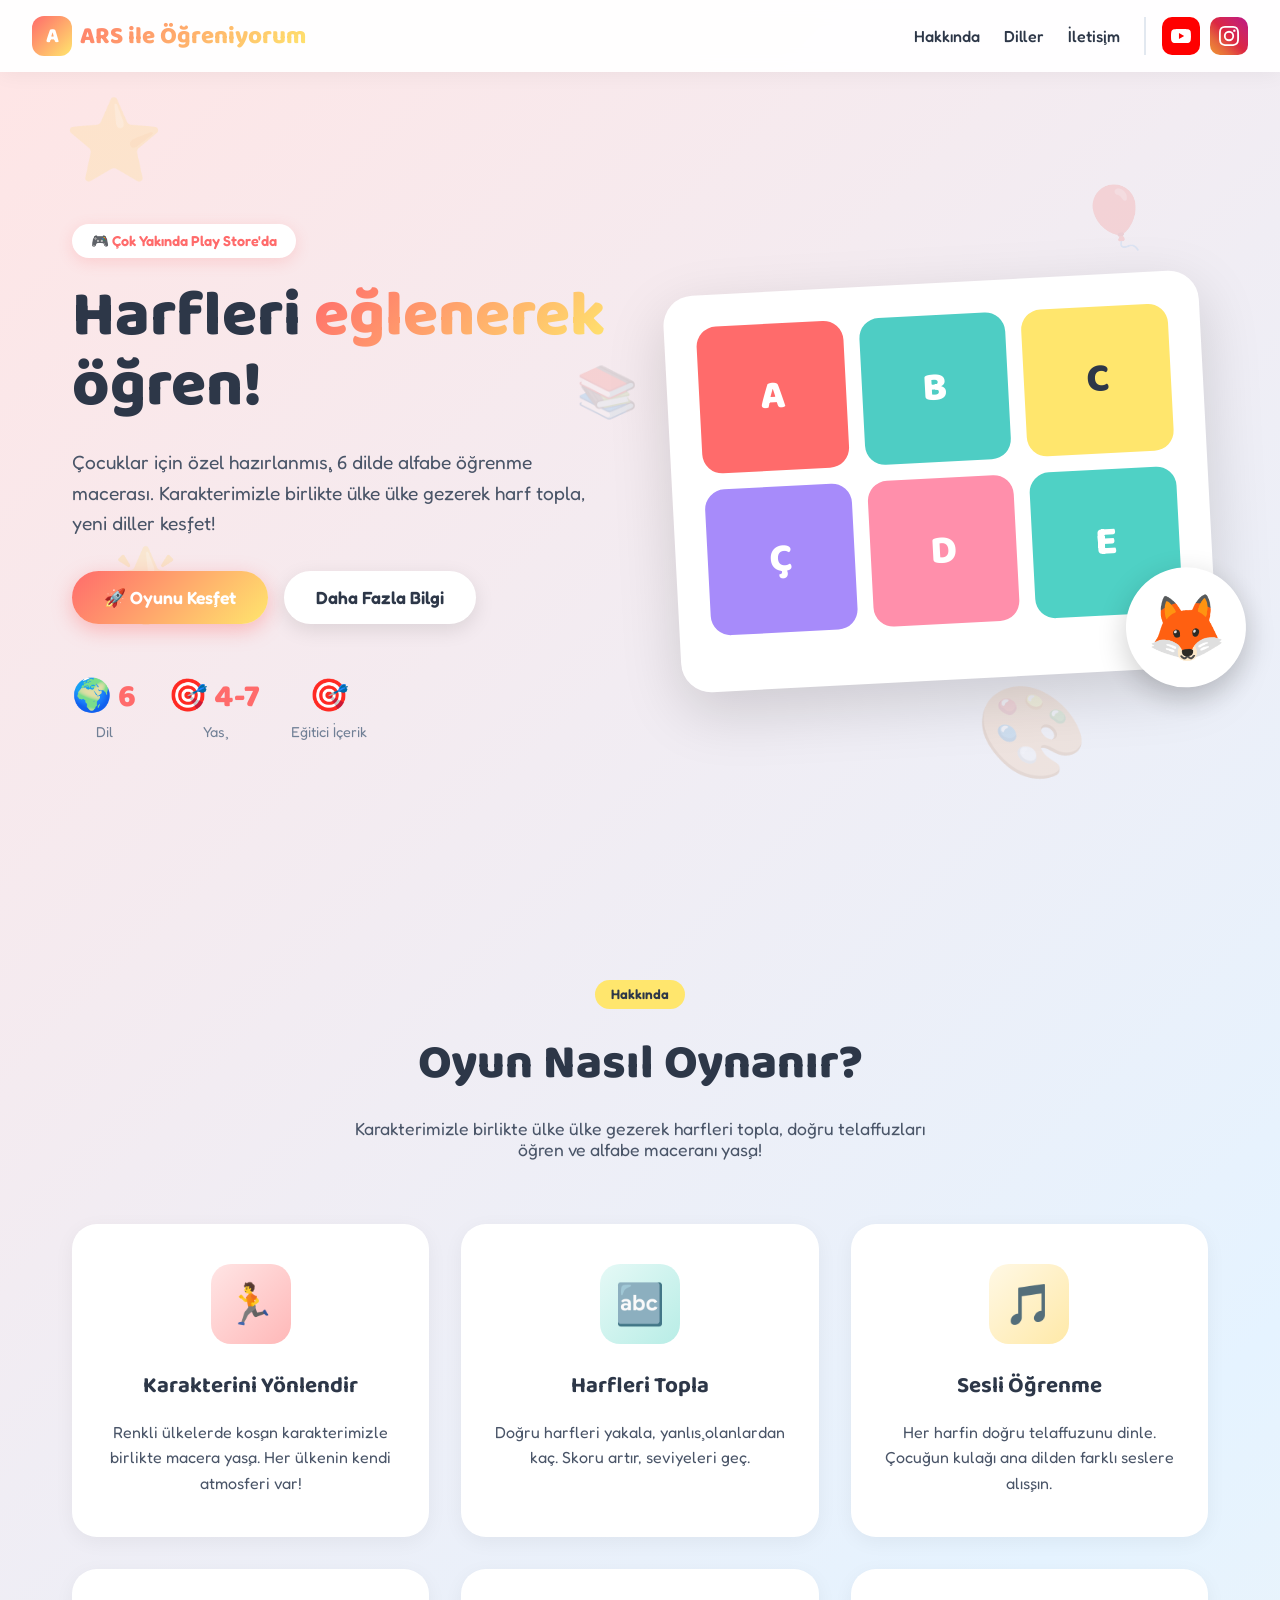
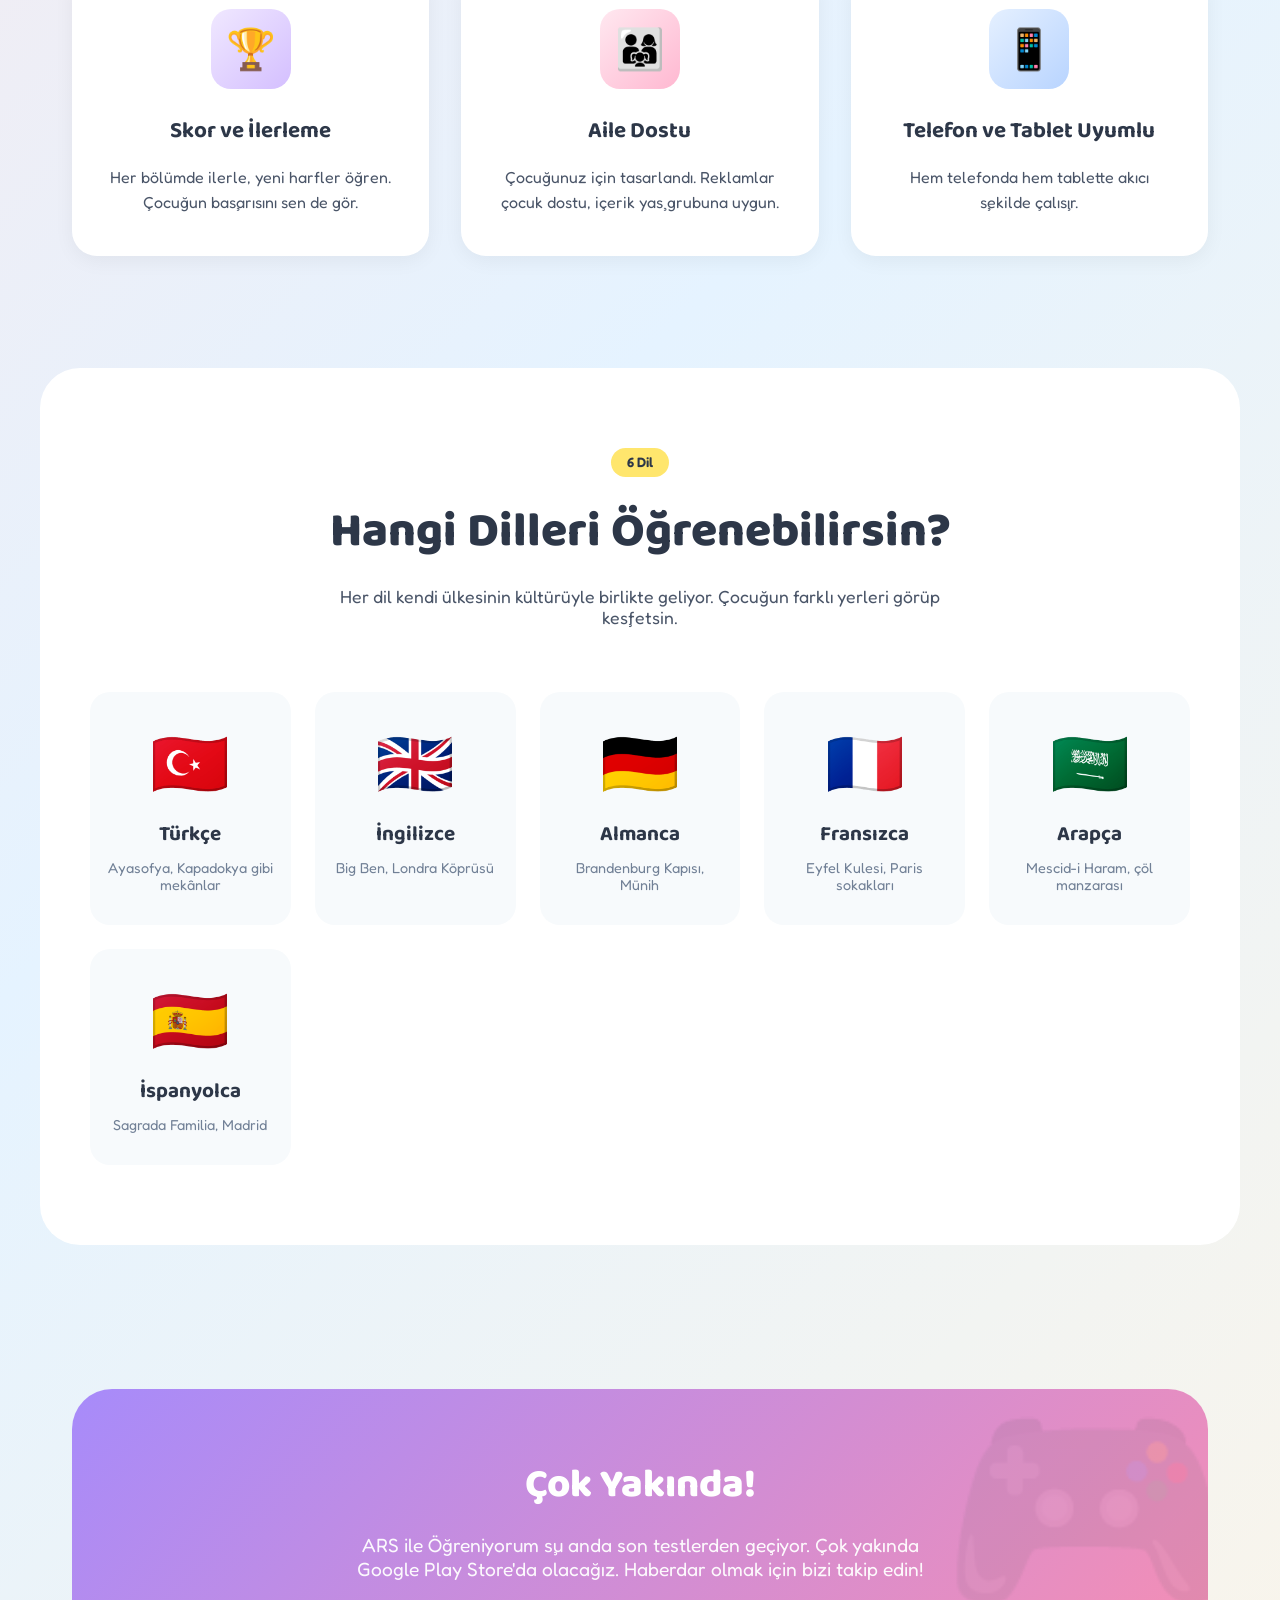
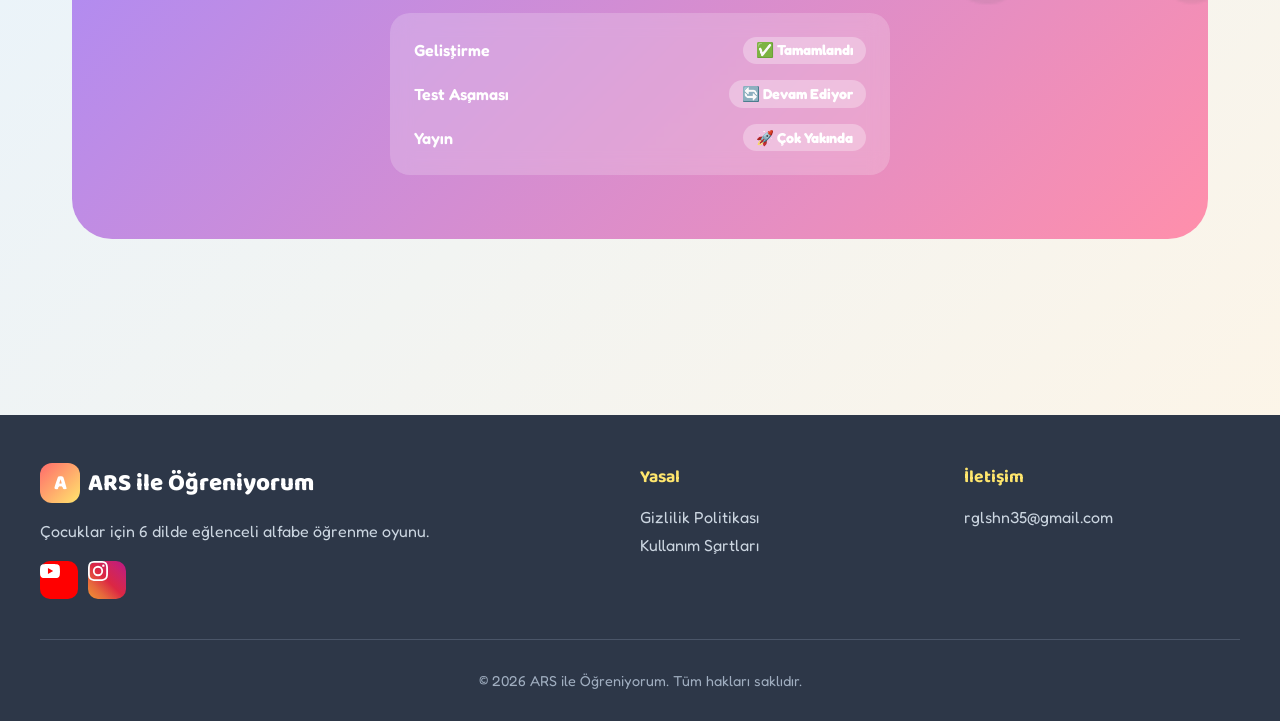
<file: index.html>
<!DOCTYPE html>
<html lang="tr">
<head>
    <meta charset="UTF-8">
    <meta name="viewport" content="width=device-width, initial-scale=1.0">
    <title>ARS ile Öğreniyorum - 6 Dilde Eğlenceli Alfabe Oyunu</title>
    <meta name="description" content="Çocuklar için 6 dilde alfabe öğrenme oyunu. Türkçe, İngilizce, Almanca, Fransızca, Arapça ve İspanyolca alfabesini eğlenerek öğrenin!">
    <meta name="keywords" content="alfabe oyunu, çocuk eğitimi, harf öğrenme, dil öğrenme, eğitici oyun, türkçe alfabe, ingilizce alfabe">
    <meta name="author" content="Recep Gülşahin">

    <!-- Open Graph -->
    <meta property="og:title" content="ARS ile Öğreniyorum - Eğlenceli Alfabe Oyunu">
    <meta property="og:description" content="6 dilde harf toplama oyunu ile çocuğunuz alfabeyi eğlenerek öğrensin!">
    <meta property="og:type" content="website">
    <meta property="og:url" content="https://arsileogreniyorum.com">

    <!-- Favicon -->
    <link rel="icon" type="image/svg+xml" href="data:image/svg+xml,%3Csvg xmlns='http://www.w3.org/2000/svg' viewBox='0 0 100 100'%3E%3Ctext y='.9em' font-size='90'%3E🎮%3C/text%3E%3C/svg%3E">

    <!-- Google Fonts -->
    <link rel="preconnect" href="https://fonts.googleapis.com">
    <link rel="preconnect" href="https://fonts.gstatic.com" crossorigin>
    <link href="https://fonts.googleapis.com/css2?family=Fredoka:wght@400;500;600;700&family=Baloo+2:wght@400;600;700;800&display=swap" rel="stylesheet">

    <style>
        * {
            margin: 0;
            padding: 0;
            box-sizing: border-box;
        }

        :root {
            --primary: #FF6B6B;
            --secondary: #4ECDC4;
            --accent: #FFE66D;
            --purple: #A78BFA;
            --pink: #FF8FAB;
            --dark: #2D3748;
            --light: #F7FAFC;
            --gradient-1: linear-gradient(135deg, #FF6B6B 0%, #FFE66D 100%);
            --gradient-2: linear-gradient(135deg, #4ECDC4 0%, #44A08D 100%);
            --gradient-3: linear-gradient(135deg, #A78BFA 0%, #FF8FAB 100%);
            --gradient-bg: linear-gradient(135deg, #FFE5E5 0%, #E5F3FF 50%, #FFF5E5 100%);
        }

        body {
            font-family: 'Fredoka', -apple-system, BlinkMacSystemFont, sans-serif;
            color: var(--dark);
            background: var(--gradient-bg);
            min-height: 100vh;
            overflow-x: hidden;
        }

        /* Floating shapes background */
        .bg-shapes {
            position: fixed;
            top: 0;
            left: 0;
            width: 100%;
            height: 100%;
            z-index: -1;
            overflow: hidden;
            pointer-events: none;
        }

        .shape {
            position: absolute;
            opacity: 0.15;
            animation: float 15s infinite ease-in-out;
        }

        .shape:nth-child(1) { top: 10%; left: 5%; font-size: 80px; animation-delay: 0s; }
        .shape:nth-child(2) { top: 20%; right: 10%; font-size: 60px; animation-delay: 2s; }
        .shape:nth-child(3) { top: 60%; left: 8%; font-size: 70px; animation-delay: 4s; }
        .shape:nth-child(4) { top: 75%; right: 15%; font-size: 90px; animation-delay: 6s; }
        .shape:nth-child(5) { top: 40%; left: 45%; font-size: 50px; animation-delay: 8s; }

        @keyframes float {
            0%, 100% { transform: translateY(0) rotate(0deg); }
            50% { transform: translateY(-30px) rotate(10deg); }
        }

        /* Navigation */
        nav {
            position: fixed;
            top: 0;
            left: 0;
            right: 0;
            background: rgba(255, 255, 255, 0.95);
            backdrop-filter: blur(10px);
            padding: 1rem 2rem;
            display: flex;
            justify-content: space-between;
            align-items: center;
            z-index: 1000;
            box-shadow: 0 2px 20px rgba(0,0,0,0.05);
        }

        .logo {
            font-family: 'Baloo 2', cursive;
            font-size: 1.5rem;
            font-weight: 800;
            background: var(--gradient-1);
            -webkit-background-clip: text;
            -webkit-text-fill-color: transparent;
            background-clip: text;
            display: flex;
            align-items: center;
            gap: 0.5rem;
        }

        .logo-icon {
            display: inline-flex;
            align-items: center;
            justify-content: center;
            width: 40px;
            height: 40px;
            background: var(--gradient-1);
            border-radius: 12px;
            color: white;
            font-size: 1.3rem;
            -webkit-text-fill-color: white;
        }

        .nav-right {
            display: flex;
            align-items: center;
            gap: 1.5rem;
        }

        .nav-links {
            display: flex;
            gap: 1.5rem;
            list-style: none;
        }

        .nav-links a {
            color: var(--dark);
            text-decoration: none;
            font-weight: 500;
            transition: color 0.3s;
            position: relative;
        }

        .nav-links a:hover {
            color: var(--primary);
        }

        .nav-links a::after {
            content: '';
            position: absolute;
            bottom: -4px;
            left: 0;
            width: 0;
            height: 2px;
            background: var(--primary);
            transition: width 0.3s;
        }

        .nav-links a:hover::after {
            width: 100%;
        }

        .social-icons {
            display: flex;
            gap: 0.6rem;
            align-items: center;
            padding-left: 1rem;
            border-left: 2px solid #E2E8F0;
        }

        .social-icon {
            display: inline-flex;
            align-items: center;
            justify-content: center;
            width: 38px;
            height: 38px;
            border-radius: 10px;
            text-decoration: none;
            transition: all 0.3s ease;
            color: white;
        }

        .social-icon.youtube {
            background: #FF0000;
        }

        .social-icon.instagram {
            background: linear-gradient(45deg, #f09433 0%,#e6683c 25%,#dc2743 50%,#cc2366 75%,#bc1888 100%);
        }

        .social-icon:hover {
            transform: translateY(-3px) scale(1.05);
            box-shadow: 0 6px 15px rgba(0,0,0,0.2);
        }

        .social-icon svg {
            width: 20px;
            height: 20px;
            fill: white;
        }

        /* Hero Section */
        .hero {
            min-height: 100vh;
            padding: 8rem 2rem 4rem;
            display: flex;
            align-items: center;
            justify-content: center;
            position: relative;
        }

        .hero-content {
            max-width: 1200px;
            display: grid;
            grid-template-columns: 1fr 1fr;
            gap: 4rem;
            align-items: center;
        }

        .hero-text {
            animation: slideInLeft 0.8s ease-out;
        }

        @keyframes slideInLeft {
            from { opacity: 0; transform: translateX(-50px); }
            to { opacity: 1; transform: translateX(0); }
        }

        .hero-badge {
            display: inline-block;
            background: white;
            padding: 0.5rem 1.2rem;
            border-radius: 50px;
            font-size: 0.9rem;
            color: var(--primary);
            font-weight: 600;
            margin-bottom: 1.5rem;
            box-shadow: 0 4px 15px rgba(255, 107, 107, 0.2);
            animation: pulse 2s infinite;
        }

        @keyframes pulse {
            0%, 100% { transform: scale(1); }
            50% { transform: scale(1.05); }
        }

        h1 {
            font-family: 'Baloo 2', cursive;
            font-size: 4rem;
            font-weight: 800;
            line-height: 1.1;
            margin-bottom: 1.5rem;
            color: var(--dark);
        }

        h1 .highlight {
            background: var(--gradient-1);
            -webkit-background-clip: text;
            -webkit-text-fill-color: transparent;
            background-clip: text;
            display: inline-block;
        }

        .hero-text p {
            font-size: 1.2rem;
            color: #4A5568;
            margin-bottom: 2rem;
            line-height: 1.6;
        }

        .cta-buttons {
            display: flex;
            gap: 1rem;
            flex-wrap: wrap;
        }

        .btn {
            padding: 1rem 2rem;
            border-radius: 50px;
            font-size: 1.1rem;
            font-weight: 600;
            text-decoration: none;
            transition: all 0.3s;
            cursor: pointer;
            border: none;
            font-family: inherit;
            display: inline-flex;
            align-items: center;
            gap: 0.5rem;
        }

        .btn-primary {
            background: var(--gradient-1);
            color: white;
            box-shadow: 0 6px 20px rgba(255, 107, 107, 0.4);
        }

        .btn-primary:hover {
            transform: translateY(-3px);
            box-shadow: 0 10px 30px rgba(255, 107, 107, 0.5);
        }

        .btn-secondary {
            background: white;
            color: var(--dark);
            box-shadow: 0 6px 20px rgba(0, 0, 0, 0.1);
        }

        .btn-secondary:hover {
            transform: translateY(-3px);
            background: var(--accent);
        }

        .stats {
            display: flex;
            gap: 2rem;
            margin-top: 3rem;
        }

        .stat {
            text-align: center;
        }

        .stat-number {
            font-family: 'Baloo 2', cursive;
            font-size: 2rem;
            font-weight: 800;
            color: var(--primary);
        }

        .stat-label {
            font-size: 0.9rem;
            color: #718096;
        }

        /* Hero Visual */
        .hero-visual {
            position: relative;
            animation: slideInRight 0.8s ease-out;
        }

        @keyframes slideInRight {
            from { opacity: 0; transform: translateX(50px); }
            to { opacity: 1; transform: translateX(0); }
        }

        .game-preview {
            background: white;
            border-radius: 30px;
            padding: 2rem;
            box-shadow: 0 20px 60px rgba(0,0,0,0.15);
            position: relative;
            transform: rotate(-3deg);
            transition: transform 0.3s;
        }

        .game-preview:hover {
            transform: rotate(0deg) scale(1.02);
        }

        .letter-grid {
            display: grid;
            grid-template-columns: repeat(3, 1fr);
            gap: 1rem;
            margin-bottom: 1.5rem;
        }

        .letter-box {
            aspect-ratio: 1;
            display: flex;
            align-items: center;
            justify-content: center;
            font-family: 'Baloo 2', cursive;
            font-size: 2.5rem;
            font-weight: 800;
            color: white;
            border-radius: 20px;
            cursor: pointer;
            transition: all 0.3s;
        }

        .letter-box:nth-child(1) { background: var(--primary); }
        .letter-box:nth-child(2) { background: var(--secondary); }
        .letter-box:nth-child(3) { background: var(--accent); color: var(--dark); }
        .letter-box:nth-child(4) { background: var(--purple); }
        .letter-box:nth-child(5) { background: var(--pink); }
        .letter-box:nth-child(6) { background: #4FD1C5; }

        .letter-box:hover {
            transform: scale(1.1) rotate(5deg);
        }

        .character {
            position: absolute;
            bottom: -20px;
            right: -30px;
            width: 120px;
            height: 120px;
            background: white;
            border-radius: 50%;
            display: flex;
            align-items: center;
            justify-content: center;
            font-size: 4rem;
            box-shadow: 0 10px 30px rgba(0,0,0,0.2);
            animation: bounce 2s infinite;
        }

        @keyframes bounce {
            0%, 100% { transform: translateY(0); }
            50% { transform: translateY(-15px); }
        }

        /* Sections */
        section {
            padding: 5rem 2rem;
            max-width: 1200px;
            margin: 0 auto;
        }

        .section-header {
            text-align: center;
            margin-bottom: 4rem;
        }

        .section-tag {
            display: inline-block;
            background: var(--accent);
            padding: 0.4rem 1rem;
            border-radius: 50px;
            font-size: 0.85rem;
            font-weight: 600;
            color: var(--dark);
            margin-bottom: 1rem;
        }

        h2 {
            font-family: 'Baloo 2', cursive;
            font-size: 3rem;
            font-weight: 800;
            color: var(--dark);
            margin-bottom: 1rem;
        }

        .section-header p {
            font-size: 1.1rem;
            color: #4A5568;
            max-width: 600px;
            margin: 0 auto;
        }

        /* Features Grid */
        .features-grid {
            display: grid;
            grid-template-columns: repeat(auto-fit, minmax(300px, 1fr));
            gap: 2rem;
        }

        .feature-card {
            background: white;
            padding: 2.5rem 2rem;
            border-radius: 25px;
            text-align: center;
            transition: all 0.3s;
            box-shadow: 0 5px 20px rgba(0,0,0,0.05);
            position: relative;
            overflow: hidden;
        }

        .feature-card::before {
            content: '';
            position: absolute;
            top: 0;
            left: 0;
            right: 0;
            height: 5px;
            background: var(--gradient-1);
            transform: scaleX(0);
            transition: transform 0.3s;
        }

        .feature-card:hover {
            transform: translateY(-10px);
            box-shadow: 0 15px 40px rgba(0,0,0,0.1);
        }

        .feature-card:hover::before {
            transform: scaleX(1);
        }

        .feature-icon {
            width: 80px;
            height: 80px;
            border-radius: 20px;
            display: inline-flex;
            align-items: center;
            justify-content: center;
            font-size: 2.5rem;
            margin-bottom: 1.5rem;
        }

        .feature-card:nth-child(1) .feature-icon { background: linear-gradient(135deg, #FFE5E5, #FFB8B8); }
        .feature-card:nth-child(2) .feature-icon { background: linear-gradient(135deg, #E5F9F6, #B8EDE6); }
        .feature-card:nth-child(3) .feature-icon { background: linear-gradient(135deg, #FFF8E5, #FFE9A8); }
        .feature-card:nth-child(4) .feature-icon { background: linear-gradient(135deg, #F0E8FF, #D4BFFF); }
        .feature-card:nth-child(5) .feature-icon { background: linear-gradient(135deg, #FFE8F0, #FFB8D1); }
        .feature-card:nth-child(6) .feature-icon { background: linear-gradient(135deg, #E5F0FF, #B8D4FF); }

        .feature-card h3 {
            font-family: 'Baloo 2', cursive;
            font-size: 1.4rem;
            font-weight: 700;
            margin-bottom: 1rem;
            color: var(--dark);
        }

        .feature-card p {
            color: #4A5568;
            line-height: 1.6;
        }

        /* Languages Section */
        .languages {
            background: white;
            border-radius: 40px;
            margin: 2rem auto;
            padding: 5rem 2rem;
        }

        .languages-grid {
            display: grid;
            grid-template-columns: repeat(auto-fit, minmax(180px, 1fr));
            gap: 1.5rem;
            max-width: 1100px;
            margin: 0 auto;
        }

        .language-card {
            text-align: center;
            padding: 2rem 1rem;
            background: var(--light);
            border-radius: 20px;
            transition: all 0.3s;
            cursor: pointer;
        }

        .language-card:hover {
            transform: translateY(-10px) rotate(2deg);
            background: var(--accent);
        }

        .flag {
            font-size: 4rem;
            margin-bottom: 1rem;
            display: block;
        }

        .language-card h3 {
            font-family: 'Baloo 2', cursive;
            font-size: 1.3rem;
            font-weight: 700;
            color: var(--dark);
            margin-bottom: 0.5rem;
        }

        .language-card p {
            color: #718096;
            font-size: 0.9rem;
        }

        /* Coming Soon Section */
        .coming-soon {
            background: var(--gradient-3);
            border-radius: 40px;
            padding: 4rem 2rem;
            text-align: center;
            color: white;
            margin: 2rem auto;
            position: relative;
            overflow: hidden;
        }

        .coming-soon::before {
            content: '🎮';
            position: absolute;
            font-size: 15rem;
            opacity: 0.1;
            top: -30px;
            right: -30px;
        }

        .coming-soon h2 {
            color: white;
            font-size: 2.5rem;
            margin-bottom: 1rem;
        }

        .coming-soon p {
            font-size: 1.2rem;
            margin-bottom: 2rem;
            opacity: 0.95;
            max-width: 600px;
            margin-left: auto;
            margin-right: auto;
        }

        .progress-container {
            max-width: 500px;
            margin: 0 auto;
            background: rgba(255,255,255,0.2);
            padding: 1.5rem;
            border-radius: 20px;
            backdrop-filter: blur(10px);
        }

        .progress-item {
            display: flex;
            justify-content: space-between;
            align-items: center;
            margin-bottom: 1rem;
        }

        .progress-item:last-child { margin-bottom: 0; }

        .progress-label {
            font-weight: 600;
        }

        .progress-value {
            font-weight: 700;
            background: rgba(255,255,255,0.3);
            padding: 0.3rem 0.8rem;
            border-radius: 50px;
            font-size: 0.9rem;
        }

        /* Footer */
        footer {
            background: var(--dark);
            color: white;
            padding: 3rem 2rem 2rem;
            margin-top: 4rem;
        }

        .footer-content {
            max-width: 1200px;
            margin: 0 auto;
            display: grid;
            grid-template-columns: 2fr 1fr 1fr;
            gap: 3rem;
            margin-bottom: 2rem;
        }

        .footer-logo {
            font-family: 'Baloo 2', cursive;
            font-size: 1.5rem;
            font-weight: 800;
            margin-bottom: 1rem;
            display: flex;
            align-items: center;
            gap: 0.5rem;
        }

        .footer-section h4 {
            font-family: 'Baloo 2', cursive;
            font-size: 1.1rem;
            margin-bottom: 1rem;
            color: var(--accent);
        }

        .footer-section a {
            display: block;
            color: #CBD5E0;
            text-decoration: none;
            margin-bottom: 0.5rem;
            transition: color 0.3s;
        }

        .footer-section a:hover {
            color: var(--accent);
        }

        .footer-bottom {
            max-width: 1200px;
            margin: 0 auto;
            padding-top: 2rem;
            border-top: 1px solid #4A5568;
            text-align: center;
            color: #A0AEC0;
            font-size: 0.9rem;
        }

        /* Mobile Menu Toggle */
        .menu-toggle {
            display: none;
            background: none;
            border: none;
            font-size: 1.5rem;
            cursor: pointer;
            color: var(--dark);
        }

        /* Responsive */
        @media (max-width: 968px) {
            .hero-content {
                grid-template-columns: 1fr;
                text-align: center;
            }

            h1 {
                font-size: 2.5rem;
            }

            h2 {
                font-size: 2rem;
            }

            .nav-links {
                display: none;
            }

            .menu-toggle {
                display: block;
            }

            .social-icons {
                padding-left: 0;
                border-left: none;
            }

            .social-icon {
                width: 34px;
                height: 34px;
            }

            .social-icon svg {
                width: 18px;
                height: 18px;
            }

            .stats {
                justify-content: center;
            }

            .footer-content {
                grid-template-columns: 1fr;
                text-align: center;
            }

            .cta-buttons {
                justify-content: center;
            }
        }

        @media (max-width: 480px) {
            .hero {
                padding: 6rem 1rem 3rem;
            }

            h1 {
                font-size: 2rem;
            }

            nav {
                padding: 1rem;
            }

            .logo {
                font-size: 1.2rem;
            }
        }
    </style>
</head>
<body>
    <!-- Background floating shapes -->
    <div class="bg-shapes">
        <div class="shape">⭐</div>
        <div class="shape">🎈</div>
        <div class="shape">🌟</div>
        <div class="shape">🎨</div>
        <div class="shape">📚</div>
    </div>

    <!-- Navigation -->
    <nav>
        <div class="logo">
            <span class="logo-icon">A</span>
            ARS ile Öğreniyorum
        </div>
        <div class="nav-right">
            <ul class="nav-links">
                <li><a href="#hakkinda">Hakkında</a></li>
                <li><a href="#diller">Diller</a></li>
                <li><a href="#iletisim">İletişim</a></li>
            </ul>
            <div class="social-icons">
                <a href="https://www.youtube.com/channel/UCXBqyq2ysC19JNYuTH7R8Rw" target="_blank" rel="noopener" class="social-icon youtube" aria-label="YouTube">
                    <svg viewBox="0 0 24 24" xmlns="http://www.w3.org/2000/svg">
                        <path d="M23.498 6.186a3.016 3.016 0 0 0-2.122-2.136C19.505 3.545 12 3.545 12 3.545s-7.505 0-9.377.505A3.017 3.017 0 0 0 .502 6.186C0 8.07 0 12 0 12s0 3.93.502 5.814a3.016 3.016 0 0 0 2.122 2.136c1.871.505 9.376.505 9.376.505s7.505 0 9.377-.505a3.015 3.015 0 0 0 2.122-2.136C24 15.93 24 12 24 12s0-3.93-.502-5.814zM9.545 15.568V8.432L15.818 12l-6.273 3.568z"/>
                    </svg>
                </a>
                <a href="https://www.instagram.com/arsileogreniyorum/" target="_blank" rel="noopener" class="social-icon instagram" aria-label="Instagram">
                    <svg viewBox="0 0 24 24" xmlns="http://www.w3.org/2000/svg">
                        <path d="M12 2.163c3.204 0 3.584.012 4.85.07 3.252.148 4.771 1.691 4.919 4.919.058 1.265.069 1.645.069 4.849 0 3.205-.012 3.584-.069 4.849-.149 3.225-1.664 4.771-4.919 4.919-1.266.058-1.644.07-4.85.07-3.204 0-3.584-.012-4.849-.07-3.26-.149-4.771-1.699-4.919-4.92-.058-1.265-.07-1.644-.07-4.849 0-3.204.013-3.583.07-4.849.149-3.227 1.664-4.771 4.919-4.919 1.266-.057 1.645-.069 4.849-.069zM12 0C8.741 0 8.333.014 7.053.072 2.695.272.273 2.69.073 7.052.014 8.333 0 8.741 0 12c0 3.259.014 3.668.072 4.948.2 4.358 2.618 6.78 6.98 6.98C8.333 23.986 8.741 24 12 24c3.259 0 3.668-.014 4.948-.072 4.354-.2 6.782-2.618 6.979-6.98.059-1.28.073-1.689.073-4.948 0-3.259-.014-3.667-.072-4.947-.196-4.354-2.617-6.78-6.979-6.98C15.668.014 15.259 0 12 0zm0 5.838a6.162 6.162 0 1 0 0 12.324 6.162 6.162 0 0 0 0-12.324zM12 16a4 4 0 1 1 0-8 4 4 0 0 1 0 8zm6.406-11.845a1.44 1.44 0 1 0 0 2.881 1.44 1.44 0 0 0 0-2.881z"/>
                    </svg>
                </a>
            </div>
            <button class="menu-toggle" onclick="toggleMenu()">☰</button>
        </div>
    </nav>

    <!-- Hero Section -->
    <section class="hero">
        <div class="hero-content">
            <div class="hero-text">
                <div class="hero-badge">🎮 Çok Yakında Play Store'da</div>
                <h1>Harfleri <span class="highlight">eğlenerek</span> öğren!</h1>
                <p>Çocuklar için özel hazırlanmış, 6 dilde alfabe öğrenme macerası. Karakterimizle birlikte ülke ülke gezerek harf topla, yeni diller keşfet!</p>
                <div class="cta-buttons">
                    <a href="#diller" class="btn btn-primary">🚀 Oyunu Keşfet</a>
                    <a href="#hakkinda" class="btn btn-secondary">Daha Fazla Bilgi</a>
                </div>
                <div class="stats">
                    <div class="stat">
                        <div class="stat-number">🌍 6</div>
                        <div class="stat-label">Dil</div>
                    </div>
                    <div class="stat">
                        <div class="stat-number">🎯 4-7</div>
                        <div class="stat-label">Yaş</div>
                    </div>
                    <div class="stat">
                        <div class="stat-number">🎯</div>
                        <div class="stat-label">Eğitici İçerik</div>
                    </div>
                </div>
            </div>
            <div class="hero-visual">
                <div class="game-preview">
                    <div class="letter-grid">
                        <div class="letter-box">A</div>
                        <div class="letter-box">B</div>
                        <div class="letter-box">C</div>
                        <div class="letter-box">Ç</div>
                        <div class="letter-box">D</div>
                        <div class="letter-box">E</div>
                    </div>
                    <div class="character">🦊</div>
                </div>
            </div>
        </div>
    </section>

    <!-- About Section -->
    <section id="hakkinda">
        <div class="section-header">
            <span class="section-tag">Hakkında</span>
            <h2>Oyun Nasıl Oynanır?</h2>
            <p>Karakterimizle birlikte ülke ülke gezerek harfleri topla, doğru telaffuzları öğren ve alfabe maceranı yaşa!</p>
        </div>
        <div class="features-grid">
            <div class="feature-card">
                <div class="feature-icon">🏃</div>
                <h3>Karakterini Yönlendir</h3>
                <p>Renkli ülkelerde koşan karakterimizle birlikte macera yaşa. Her ülkenin kendi atmosferi var!</p>
            </div>
            <div class="feature-card">
                <div class="feature-icon">🔤</div>
                <h3>Harfleri Topla</h3>
                <p>Doğru harfleri yakala, yanlış olanlardan kaç. Skoru artır, seviyeleri geç.</p>
            </div>
            <div class="feature-card">
                <div class="feature-icon">🎵</div>
                <h3>Sesli Öğrenme</h3>
                <p>Her harfin doğru telaffuzunu dinle. Çocuğun kulağı ana dilden farklı seslere alışsın.</p>
            </div>
            <div class="feature-card">
                <div class="feature-icon">🏆</div>
                <h3>Skor ve İlerleme</h3>
                <p>Her bölümde ilerle, yeni harfler öğren. Çocuğun başarısını sen de gör.</p>
            </div>
            <div class="feature-card">
                <div class="feature-icon">👨‍👩‍👧</div>
                <h3>Aile Dostu</h3>
                <p>Çocuğunuz için tasarlandı. Reklamlar çocuk dostu, içerik yaş grubuna uygun.</p>
            </div>
            <div class="feature-card">
                <div class="feature-icon">📱</div>
                <h3>Telefon ve Tablet Uyumlu</h3>
                <p>Hem telefonda hem tablette akıcı şekilde çalışır.</p>
            </div>
        </div>
    </section>

    <!-- Languages Section -->
    <section id="diller" class="languages">
        <div class="section-header">
            <span class="section-tag">6 Dil</span>
            <h2>Hangi Dilleri Öğrenebilirsin?</h2>
            <p>Her dil kendi ülkesinin kültürüyle birlikte geliyor. Çocuğun farklı yerleri görüp keşfetsin.</p>
        </div>
        <div class="languages-grid">
            <div class="language-card">
                <span class="flag">🇹🇷</span>
                <h3>Türkçe</h3>
                <p>Ayasofya, Kapadokya gibi mekânlar</p>
            </div>
            <div class="language-card">
                <span class="flag">🇬🇧</span>
                <h3>İngilizce</h3>
                <p>Big Ben, Londra Köprüsü</p>
            </div>
            <div class="language-card">
                <span class="flag">🇩🇪</span>
                <h3>Almanca</h3>
                <p>Brandenburg Kapısı, Münih</p>
            </div>
            <div class="language-card">
                <span class="flag">🇫🇷</span>
                <h3>Fransızca</h3>
                <p>Eyfel Kulesi, Paris sokakları</p>
            </div>
            <div class="language-card">
                <span class="flag">🇸🇦</span>
                <h3>Arapça</h3>
                <p>Mescid-i Haram, çöl manzarası</p>
            </div>
            <div class="language-card">
                <span class="flag">🇪🇸</span>
                <h3>İspanyolca</h3>
                <p>Sagrada Familia, Madrid</p>
            </div>
        </div>
    </section>

    <!-- Coming Soon Section -->
    <section>
        <div class="coming-soon">
            <h2>Çok Yakında!</h2>
            <p>ARS ile Öğreniyorum şu anda son testlerden geçiyor. Çok yakında Google Play Store'da olacağız. Haberdar olmak için bizi takip edin!</p>
            <div class="progress-container">
                <div class="progress-item">
                    <span class="progress-label">Geliştirme</span>
                    <span class="progress-value">✅ Tamamlandı</span>
                </div>
                <div class="progress-item">
                    <span class="progress-label">Test Aşaması</span>
                    <span class="progress-value">🔄 Devam Ediyor</span>
                </div>
                <div class="progress-item">
                    <span class="progress-label">Yayın</span>
                    <span class="progress-value">🚀 Çok Yakında</span>
                </div>
            </div>
        </div>
    </section>

    <!-- Footer -->
    <footer id="iletisim">
        <div class="footer-content">
            <div class="footer-section">
                <div class="footer-logo">
                    <span class="logo-icon">A</span>
                    ARS ile Öğreniyorum
                </div>
                <p style="color: #CBD5E0; line-height: 1.6;">Çocuklar için 6 dilde eğlenceli alfabe öğrenme oyunu.</p>
                <div style="display: flex; gap: 0.6rem; margin-top: 1rem;">
                    <a href="https://www.youtube.com/channel/UCXBqyq2ysC19JNYuTH7R8Rw" target="_blank" rel="noopener" class="social-icon youtube" aria-label="YouTube">
                        <svg viewBox="0 0 24 24" xmlns="http://www.w3.org/2000/svg">
                            <path d="M23.498 6.186a3.016 3.016 0 0 0-2.122-2.136C19.505 3.545 12 3.545 12 3.545s-7.505 0-9.377.505A3.017 3.017 0 0 0 .502 6.186C0 8.07 0 12 0 12s0 3.93.502 5.814a3.016 3.016 0 0 0 2.122 2.136c1.871.505 9.376.505 9.376.505s7.505 0 9.377-.505a3.015 3.015 0 0 0 2.122-2.136C24 15.93 24 12 24 12s0-3.93-.502-5.814zM9.545 15.568V8.432L15.818 12l-6.273 3.568z"/>
                        </svg>
                    </a>
                    <a href="https://www.instagram.com/arsileogreniyorum/" target="_blank" rel="noopener" class="social-icon instagram" aria-label="Instagram">
                        <svg viewBox="0 0 24 24" xmlns="http://www.w3.org/2000/svg">
                            <path d="M12 2.163c3.204 0 3.584.012 4.85.07 3.252.148 4.771 1.691 4.919 4.919.058 1.265.069 1.645.069 4.849 0 3.205-.012 3.584-.069 4.849-.149 3.225-1.664 4.771-4.919 4.919-1.266.058-1.644.07-4.85.07-3.204 0-3.584-.012-4.849-.07-3.26-.149-4.771-1.699-4.919-4.92-.058-1.265-.07-1.644-.07-4.849 0-3.204.013-3.583.07-4.849.149-3.227 1.664-4.771 4.919-4.919 1.266-.057 1.645-.069 4.849-.069zM12 0C8.741 0 8.333.014 7.053.072 2.695.272.273 2.69.073 7.052.014 8.333 0 8.741 0 12c0 3.259.014 3.668.072 4.948.2 4.358 2.618 6.78 6.98 6.98C8.333 23.986 8.741 24 12 24c3.259 0 3.668-.014 4.948-.072 4.354-.2 6.782-2.618 6.979-6.98.059-1.28.073-1.689.073-4.948 0-3.259-.014-3.667-.072-4.947-.196-4.354-2.617-6.78-6.979-6.98C15.668.014 15.259 0 12 0zm0 5.838a6.162 6.162 0 1 0 0 12.324 6.162 6.162 0 0 0 0-12.324zM12 16a4 4 0 1 1 0-8 4 4 0 0 1 0 8zm6.406-11.845a1.44 1.44 0 1 0 0 2.881 1.44 1.44 0 0 0 0-2.881z"/>
                        </svg>
                    </a>
                </div>
            </div>
            <div class="footer-section">
                <h4>Yasal</h4>
                <a href="https://arsileogreniyorum.com/privacy.html">Gizlilik Politikası</a>
                <a href="https://arsileogreniyorum.com/terms.html">Kullanım Şartları</a>
            </div>
            <div class="footer-section">
                <h4>İletişim</h4>
                <a href="mailto:rglshn35@gmail.com">rglshn35@gmail.com</a>
            </div>
        </div>
        <div class="footer-bottom">
            © 2026 ARS ile Öğreniyorum. Tüm hakları saklıdır.
        </div>
    </footer>

    <script>
        // Smooth scroll
        document.querySelectorAll('a[href^="#"]').forEach(anchor => {
            anchor.addEventListener('click', function (e) {
                e.preventDefault();
                const target = document.querySelector(this.getAttribute('href'));
                if (target) {
                    target.scrollIntoView({ behavior: 'smooth', block: 'start' });
                }
            });
        });

        // Mobile menu toggle
        function toggleMenu() {
            const navLinks = document.querySelector('.nav-links');
            navLinks.style.display = navLinks.style.display === 'flex' ? 'none' : 'flex';
            navLinks.style.flexDirection = 'column';
            navLinks.style.position = 'absolute';
            navLinks.style.top = '70px';
            navLinks.style.left = '0';
            navLinks.style.right = '0';
            navLinks.style.background = 'white';
            navLinks.style.padding = '1.5rem';
            navLinks.style.boxShadow = '0 4px 20px rgba(0,0,0,0.1)';
        }

        // Letter box click animation
        document.querySelectorAll('.letter-box').forEach(box => {
            box.addEventListener('click', function() {
                this.style.transform = 'scale(1.3) rotate(15deg)';
                setTimeout(() => {
                    this.style.transform = '';
                }, 300);
            });
        });
    </script>
</body>
</html>
</file>
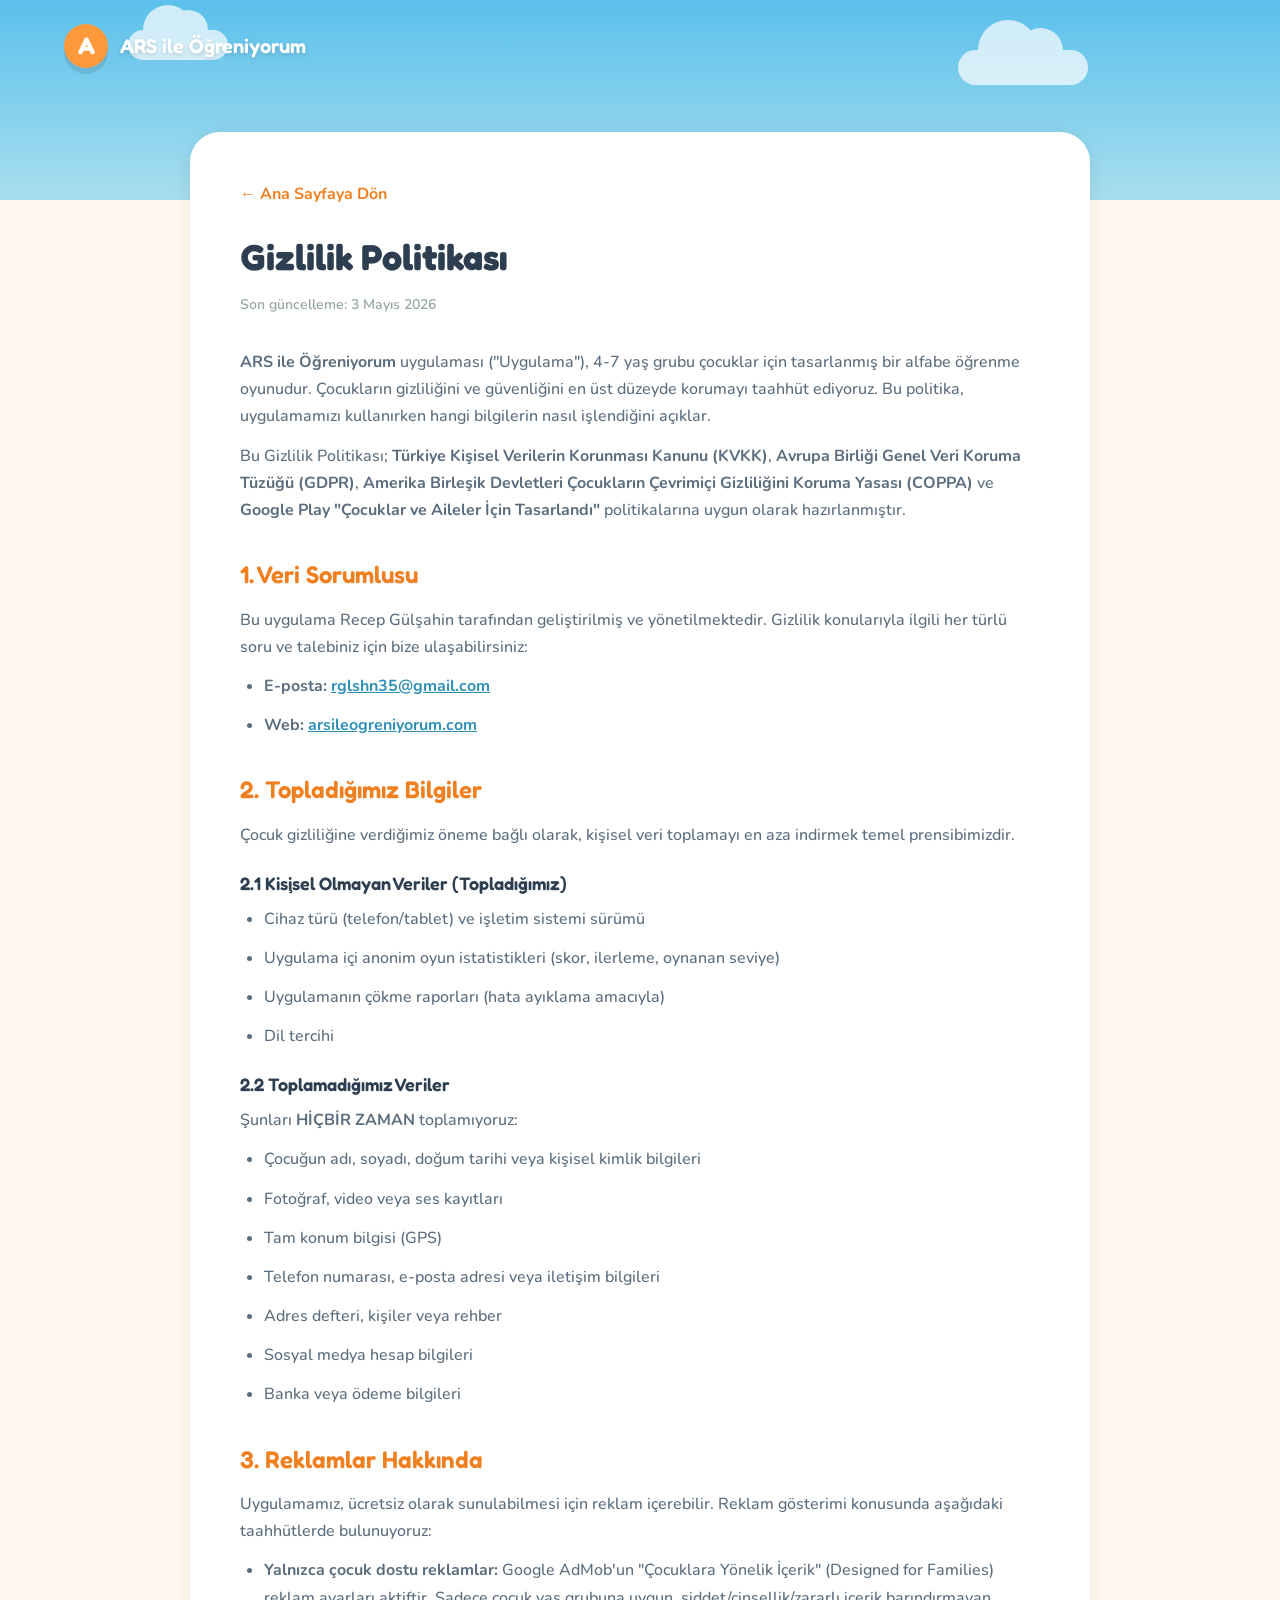
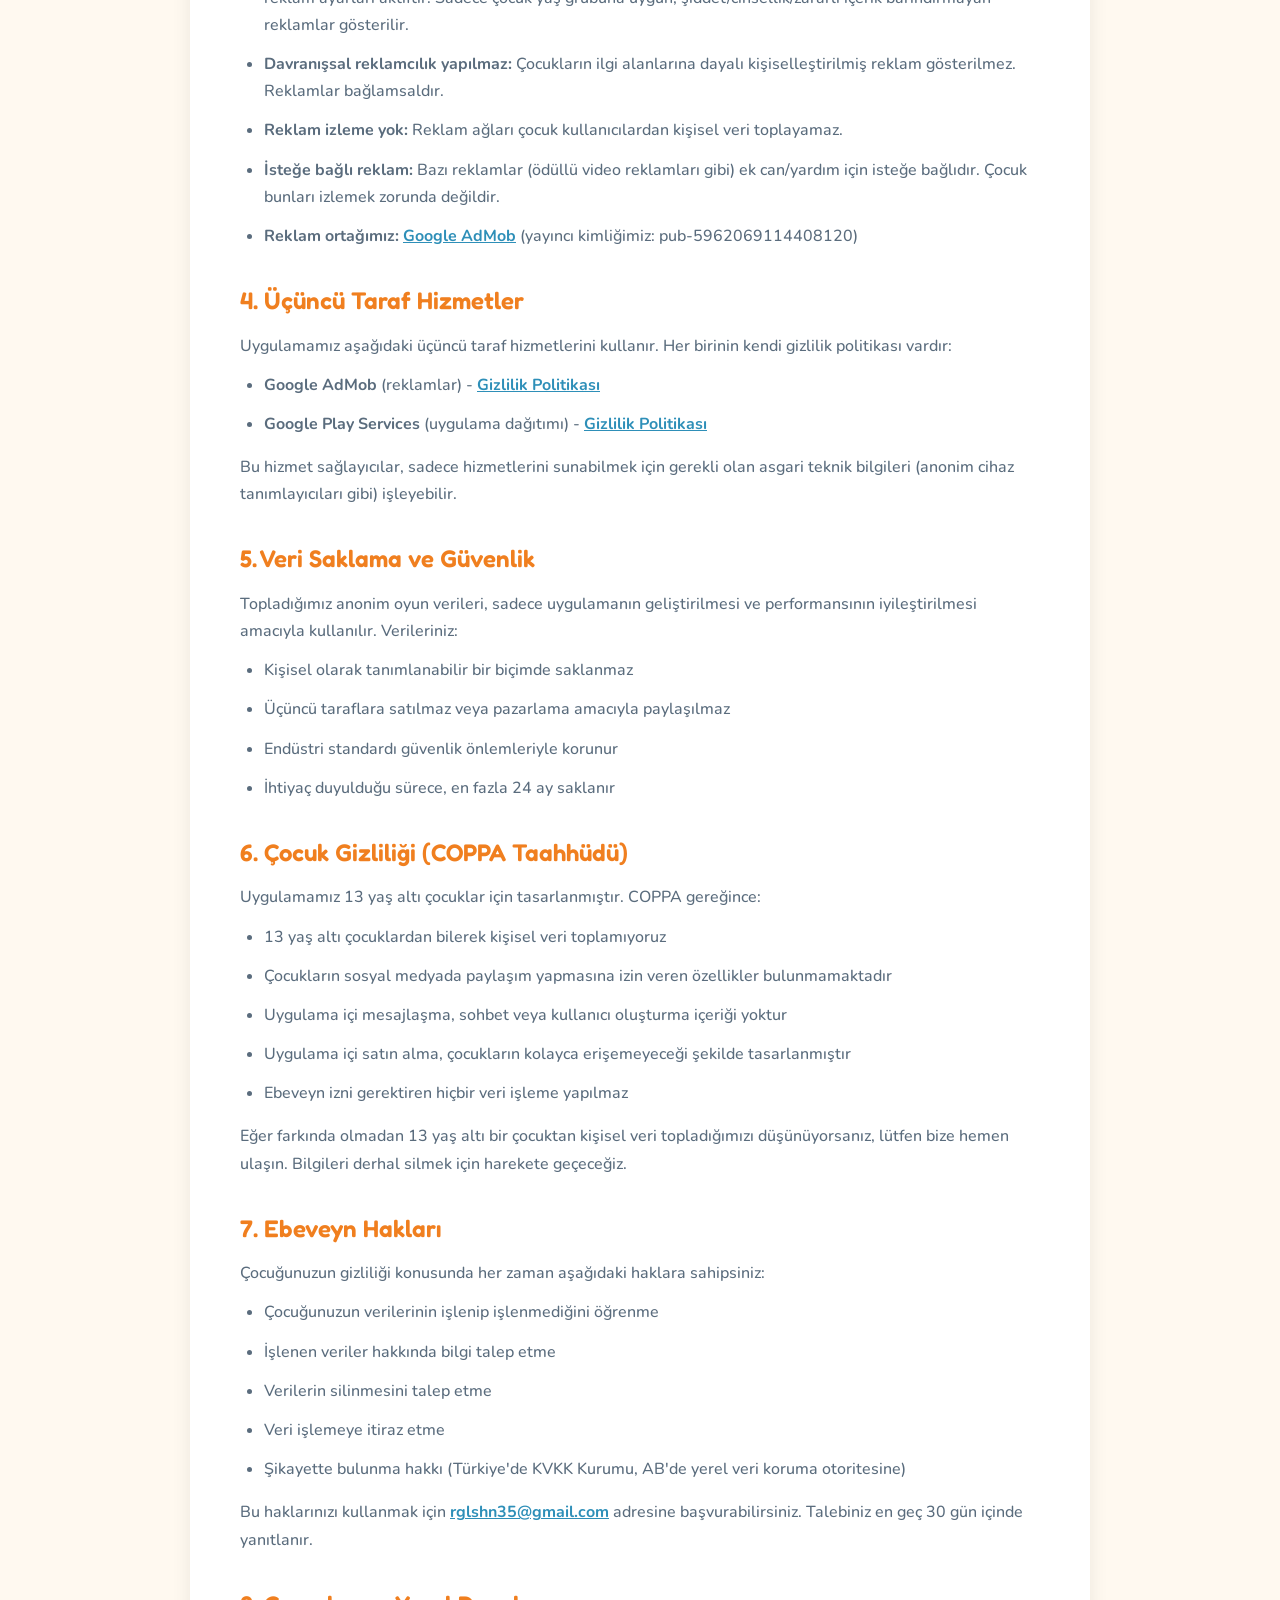
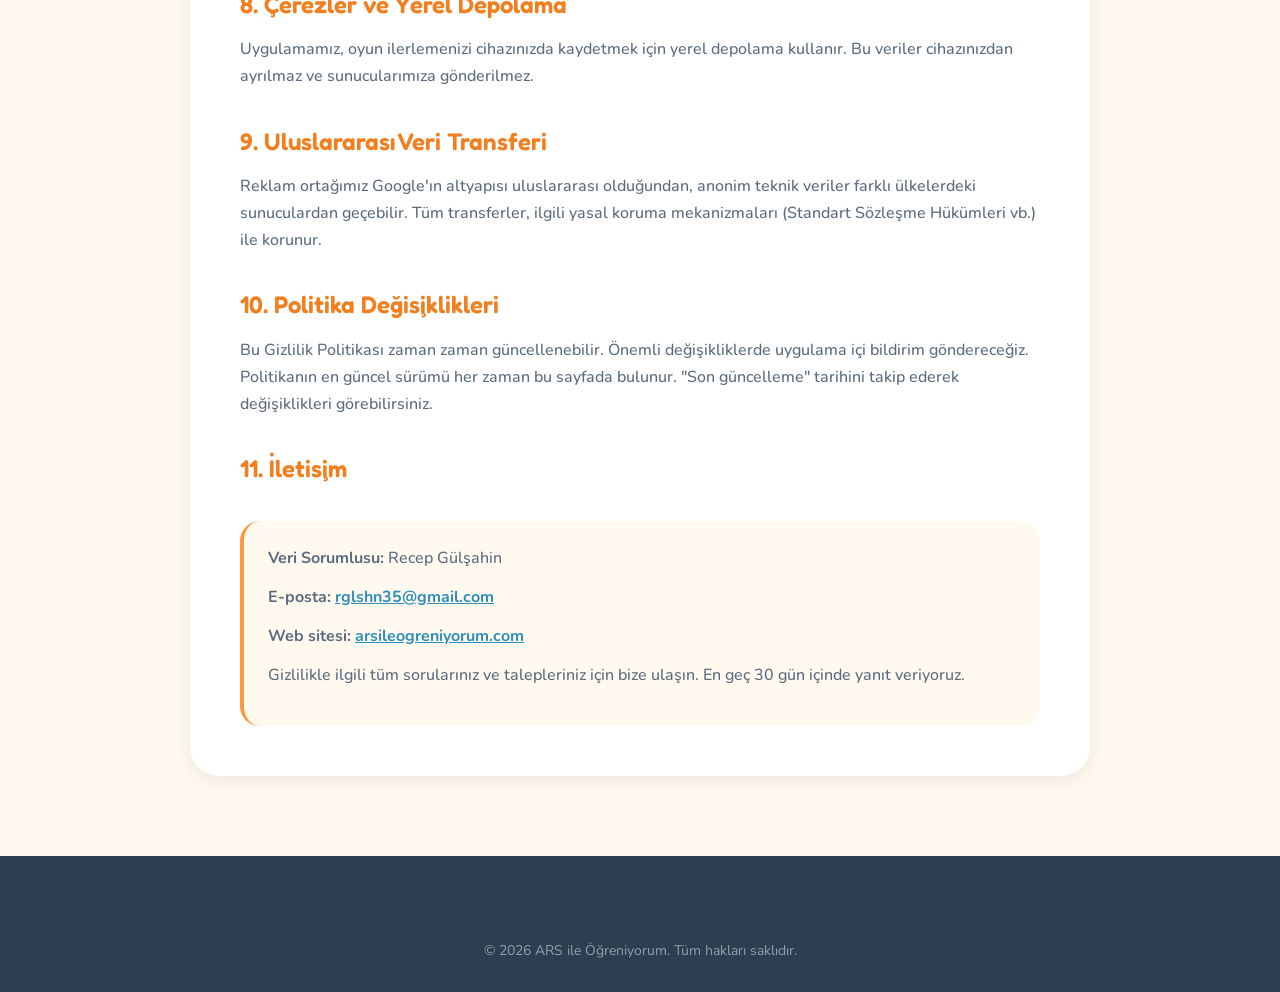
<file: privacy.html>
<!DOCTYPE html>
<html lang="tr">
<head>
<meta charset="UTF-8">
<meta name="viewport" content="width=device-width, initial-scale=1.0">
<title>Gizlilik Politikası - ARS ile Öğreniyorum</title>
<meta name="description" content="ARS ile Öğreniyorum gizlilik politikası. KVKK, GDPR ve COPPA uyumlu çocuk gizlilik taahhütleri.">
<link rel="preconnect" href="https://fonts.googleapis.com">
<link rel="preconnect" href="https://fonts.gstatic.com" crossorigin>
<link href="https://fonts.googleapis.com/css2?family=Fredoka:wght@400;500;600;700&family=Nunito:wght@400;600;700;800&display=swap" rel="stylesheet">
<link rel="stylesheet" href="style.css">
</head>
<body class="legal-page">

<div class="sky-bg">
  <div class="cloud cloud-1"></div>
  <div class="cloud cloud-2"></div>
</div>

<header>
  <nav class="container">
    <a href="index.html" style="text-decoration:none;">
      <div class="logo">
        <span class="logo-icon">A</span>
        <span class="logo-text">ARS ile Öğreniyorum</span>
      </div>
    </a>
  </nav>
</header>

<div class="container">
  <div class="legal-content">
    <a href="index.html" class="back-link">← Ana Sayfaya Dön</a>

    <h1>Gizlilik Politikası</h1>
    <p class="last-updated">Son güncelleme: 3 Mayıs 2026</p>

    <p><strong>ARS ile Öğreniyorum</strong> uygulaması ("Uygulama"), 4-7 yaş grubu çocuklar için tasarlanmış bir alfabe öğrenme oyunudur. Çocukların gizliliğini ve güvenliğini en üst düzeyde korumayı taahhüt ediyoruz. Bu politika, uygulamamızı kullanırken hangi bilgilerin nasıl işlendiğini açıklar.</p>

    <p>Bu Gizlilik Politikası; <strong>Türkiye Kişisel Verilerin Korunması Kanunu (KVKK)</strong>, <strong>Avrupa Birliği Genel Veri Koruma Tüzüğü (GDPR)</strong>, <strong>Amerika Birleşik Devletleri Çocukların Çevrimiçi Gizliliğini Koruma Yasası (COPPA)</strong> ve <strong>Google Play "Çocuklar ve Aileler İçin Tasarlandı"</strong> politikalarına uygun olarak hazırlanmıştır.</p>

    <h2>1. Veri Sorumlusu</h2>
    <p>Bu uygulama Recep Gülşahin tarafından geliştirilmiş ve yönetilmektedir. Gizlilik konularıyla ilgili her türlü soru ve talebiniz için bize ulaşabilirsiniz:</p>
    <ul>
      <li><strong>E-posta:</strong> <a href="mailto:rglshn35@gmail.com">rglshn35@gmail.com</a></li>
      <li><strong>Web:</strong> <a href="https://arsileogreniyorum.com">arsileogreniyorum.com</a></li>
    </ul>

    <h2>2. Topladığımız Bilgiler</h2>
    <p>Çocuk gizliliğine verdiğimiz öneme bağlı olarak, kişisel veri toplamayı en aza indirmek temel prensibimizdir.</p>

    <h3>2.1 Kişisel Olmayan Veriler (Topladığımız)</h3>
    <ul>
      <li>Cihaz türü (telefon/tablet) ve işletim sistemi sürümü</li>
      <li>Uygulama içi anonim oyun istatistikleri (skor, ilerleme, oynanan seviye)</li>
      <li>Uygulamanın çökme raporları (hata ayıklama amacıyla)</li>
      <li>Dil tercihi</li>
    </ul>

    <h3>2.2 Toplamadığımız Veriler</h3>
    <p>Şunları <strong>HİÇBİR ZAMAN</strong> toplamıyoruz:</p>
    <ul>
      <li>Çocuğun adı, soyadı, doğum tarihi veya kişisel kimlik bilgileri</li>
      <li>Fotoğraf, video veya ses kayıtları</li>
      <li>Tam konum bilgisi (GPS)</li>
      <li>Telefon numarası, e-posta adresi veya iletişim bilgileri</li>
      <li>Adres defteri, kişiler veya rehber</li>
      <li>Sosyal medya hesap bilgileri</li>
      <li>Banka veya ödeme bilgileri</li>
    </ul>

    <h2>3. Reklamlar Hakkında</h2>
    <p>Uygulamamız, ücretsiz olarak sunulabilmesi için reklam içerebilir. Reklam gösterimi konusunda aşağıdaki taahhütlerde bulunuyoruz:</p>

    <ul>
      <li><strong>Yalnızca çocuk dostu reklamlar:</strong> Google AdMob'un "Çocuklara Yönelik İçerik" (Designed for Families) reklam ayarları aktiftir. Sadece çocuk yaş grubuna uygun, şiddet/cinsellik/zararlı içerik barındırmayan reklamlar gösterilir.</li>
      <li><strong>Davranışsal reklamcılık yapılmaz:</strong> Çocukların ilgi alanlarına dayalı kişiselleştirilmiş reklam gösterilmez. Reklamlar bağlamsaldır.</li>
      <li><strong>Reklam izleme yok:</strong> Reklam ağları çocuk kullanıcılardan kişisel veri toplayamaz.</li>
      <li><strong>İsteğe bağlı reklam:</strong> Bazı reklamlar (ödüllü video reklamları gibi) ek can/yardım için isteğe bağlıdır. Çocuk bunları izlemek zorunda değildir.</li>
      <li><strong>Reklam ortağımız:</strong> <a href="https://policies.google.com/technologies/ads" target="_blank" rel="noopener">Google AdMob</a> (yayıncı kimliğimiz: pub-5962069114408120)</li>
    </ul>

    <h2>4. Üçüncü Taraf Hizmetler</h2>
    <p>Uygulamamız aşağıdaki üçüncü taraf hizmetlerini kullanır. Her birinin kendi gizlilik politikası vardır:</p>
    <ul>
      <li><strong>Google AdMob</strong> (reklamlar) - <a href="https://policies.google.com/privacy" target="_blank" rel="noopener">Gizlilik Politikası</a></li>
      <li><strong>Google Play Services</strong> (uygulama dağıtımı) - <a href="https://policies.google.com/privacy" target="_blank" rel="noopener">Gizlilik Politikası</a></li>
    </ul>
    <p>Bu hizmet sağlayıcılar, sadece hizmetlerini sunabilmek için gerekli olan asgari teknik bilgileri (anonim cihaz tanımlayıcıları gibi) işleyebilir.</p>

    <h2>5. Veri Saklama ve Güvenlik</h2>
    <p>Topladığımız anonim oyun verileri, sadece uygulamanın geliştirilmesi ve performansının iyileştirilmesi amacıyla kullanılır. Verileriniz:</p>
    <ul>
      <li>Kişisel olarak tanımlanabilir bir biçimde saklanmaz</li>
      <li>Üçüncü taraflara satılmaz veya pazarlama amacıyla paylaşılmaz</li>
      <li>Endüstri standardı güvenlik önlemleriyle korunur</li>
      <li>İhtiyaç duyulduğu sürece, en fazla 24 ay saklanır</li>
    </ul>

    <h2>6. Çocuk Gizliliği (COPPA Taahhüdü)</h2>
    <p>Uygulamamız 13 yaş altı çocuklar için tasarlanmıştır. COPPA gereğince:</p>
    <ul>
      <li>13 yaş altı çocuklardan bilerek kişisel veri toplamıyoruz</li>
      <li>Çocukların sosyal medyada paylaşım yapmasına izin veren özellikler bulunmamaktadır</li>
      <li>Uygulama içi mesajlaşma, sohbet veya kullanıcı oluşturma içeriği yoktur</li>
      <li>Uygulama içi satın alma, çocukların kolayca erişemeyeceği şekilde tasarlanmıştır</li>
      <li>Ebeveyn izni gerektiren hiçbir veri işleme yapılmaz</li>
    </ul>

    <p>Eğer farkında olmadan 13 yaş altı bir çocuktan kişisel veri topladığımızı düşünüyorsanız, lütfen bize hemen ulaşın. Bilgileri derhal silmek için harekete geçeceğiz.</p>

    <h2>7. Ebeveyn Hakları</h2>
    <p>Çocuğunuzun gizliliği konusunda her zaman aşağıdaki haklara sahipsiniz:</p>
    <ul>
      <li>Çocuğunuzun verilerinin işlenip işlenmediğini öğrenme</li>
      <li>İşlenen veriler hakkında bilgi talep etme</li>
      <li>Verilerin silinmesini talep etme</li>
      <li>Veri işlemeye itiraz etme</li>
      <li>Şikayette bulunma hakkı (Türkiye'de KVKK Kurumu, AB'de yerel veri koruma otoritesine)</li>
    </ul>
    <p>Bu haklarınızı kullanmak için <a href="mailto:rglshn35@gmail.com">rglshn35@gmail.com</a> adresine başvurabilirsiniz. Talebiniz en geç 30 gün içinde yanıtlanır.</p>

    <h2>8. Çerezler ve Yerel Depolama</h2>
    <p>Uygulamamız, oyun ilerlemenizi cihazınızda kaydetmek için yerel depolama kullanır. Bu veriler cihazınızdan ayrılmaz ve sunucularımıza gönderilmez.</p>

    <h2>9. Uluslararası Veri Transferi</h2>
    <p>Reklam ortağımız Google'ın altyapısı uluslararası olduğundan, anonim teknik veriler farklı ülkelerdeki sunuculardan geçebilir. Tüm transferler, ilgili yasal koruma mekanizmaları (Standart Sözleşme Hükümleri vb.) ile korunur.</p>

    <h2>10. Politika Değişiklikleri</h2>
    <p>Bu Gizlilik Politikası zaman zaman güncellenebilir. Önemli değişikliklerde uygulama içi bildirim göndereceğiz. Politikanın en güncel sürümü her zaman bu sayfada bulunur. "Son güncelleme" tarihini takip ederek değişiklikleri görebilirsiniz.</p>

    <h2>11. İletişim</h2>
    <div class="contact-box">
      <p><strong>Veri Sorumlusu:</strong> Recep Gülşahin</p>
      <p><strong>E-posta:</strong> <a href="mailto:rglshn35@gmail.com">rglshn35@gmail.com</a></p>
      <p><strong>Web sitesi:</strong> <a href="https://arsileogreniyorum.com">arsileogreniyorum.com</a></p>
      <p>Gizlilikle ilgili tüm sorularınız ve talepleriniz için bize ulaşın. En geç 30 gün içinde yanıt veriyoruz.</p>
    </div>
  </div>
</div>

<footer>
  <div class="container">
    <div class="footer-bottom" style="border-top:none;">
      <p>&copy; 2026 ARS ile Öğreniyorum. Tüm hakları saklıdır.</p>
    </div>
  </div>
</footer>

</body>
</html>
</file>
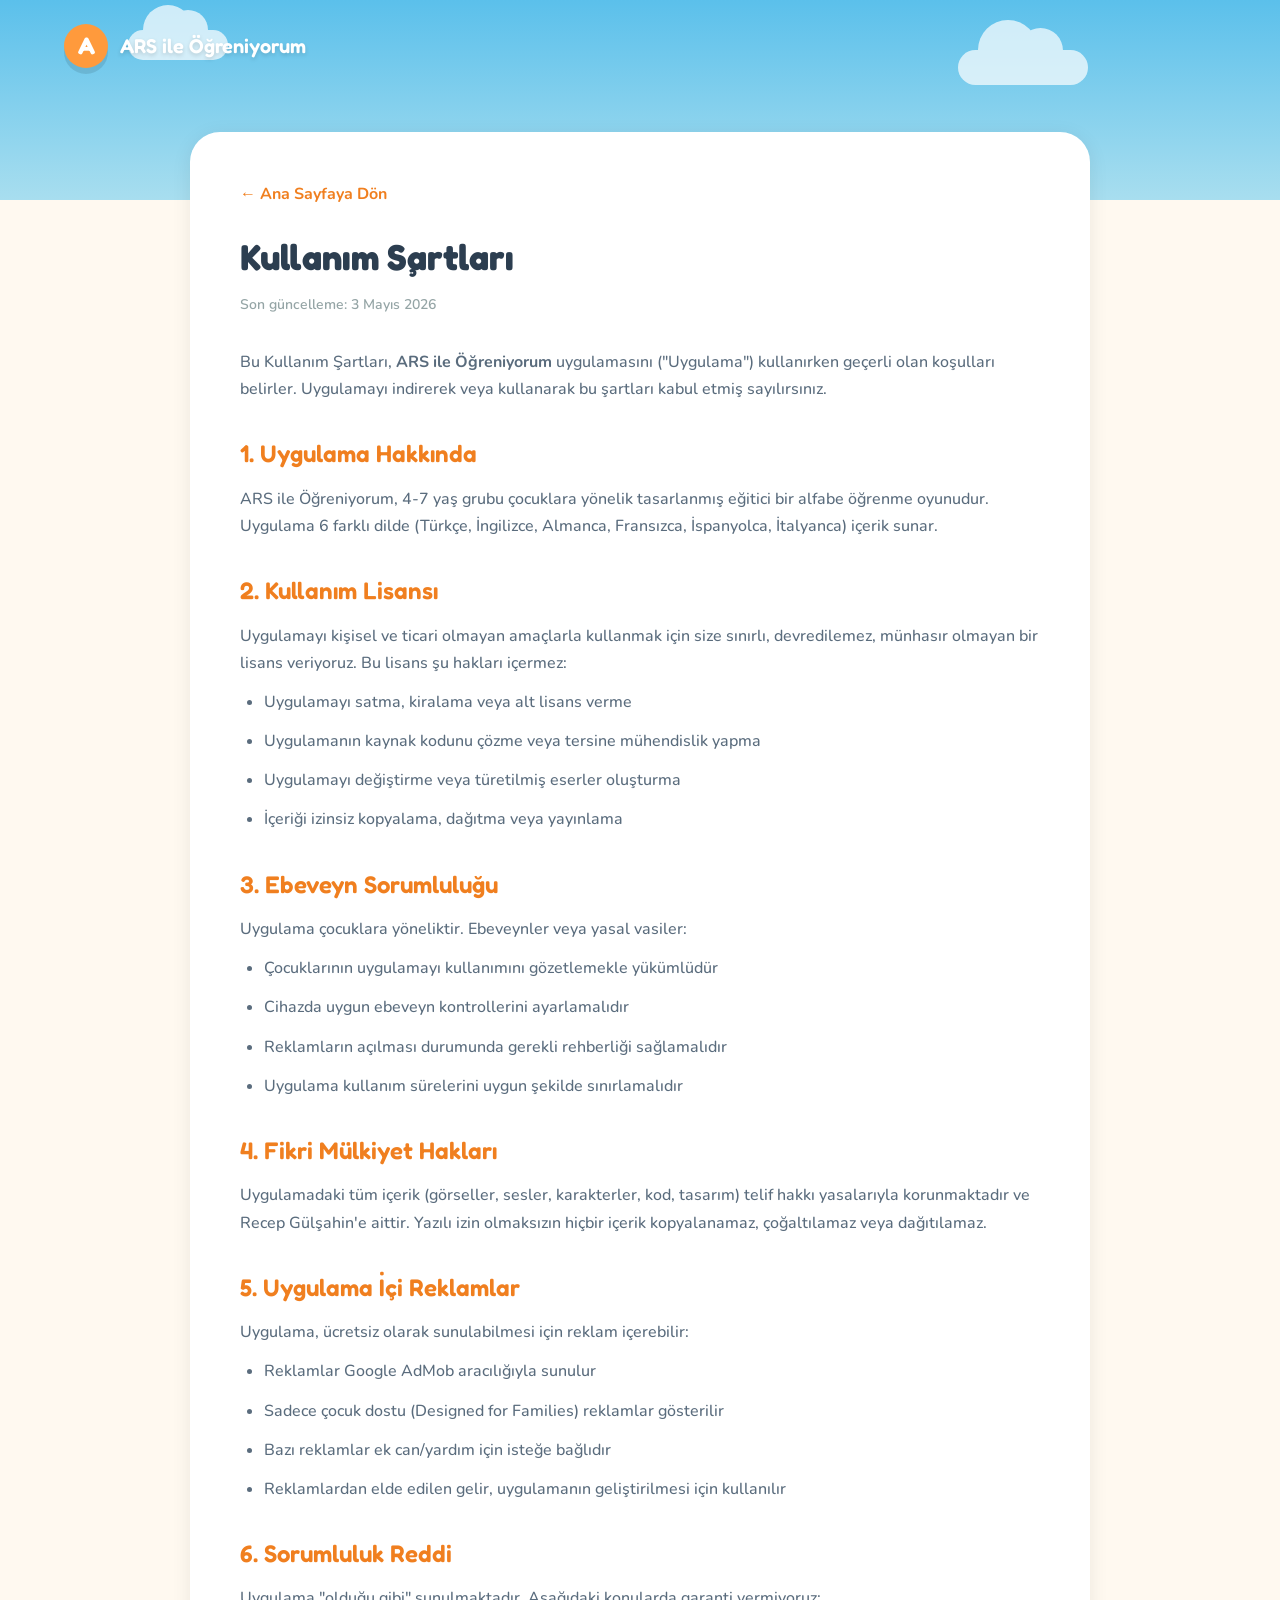
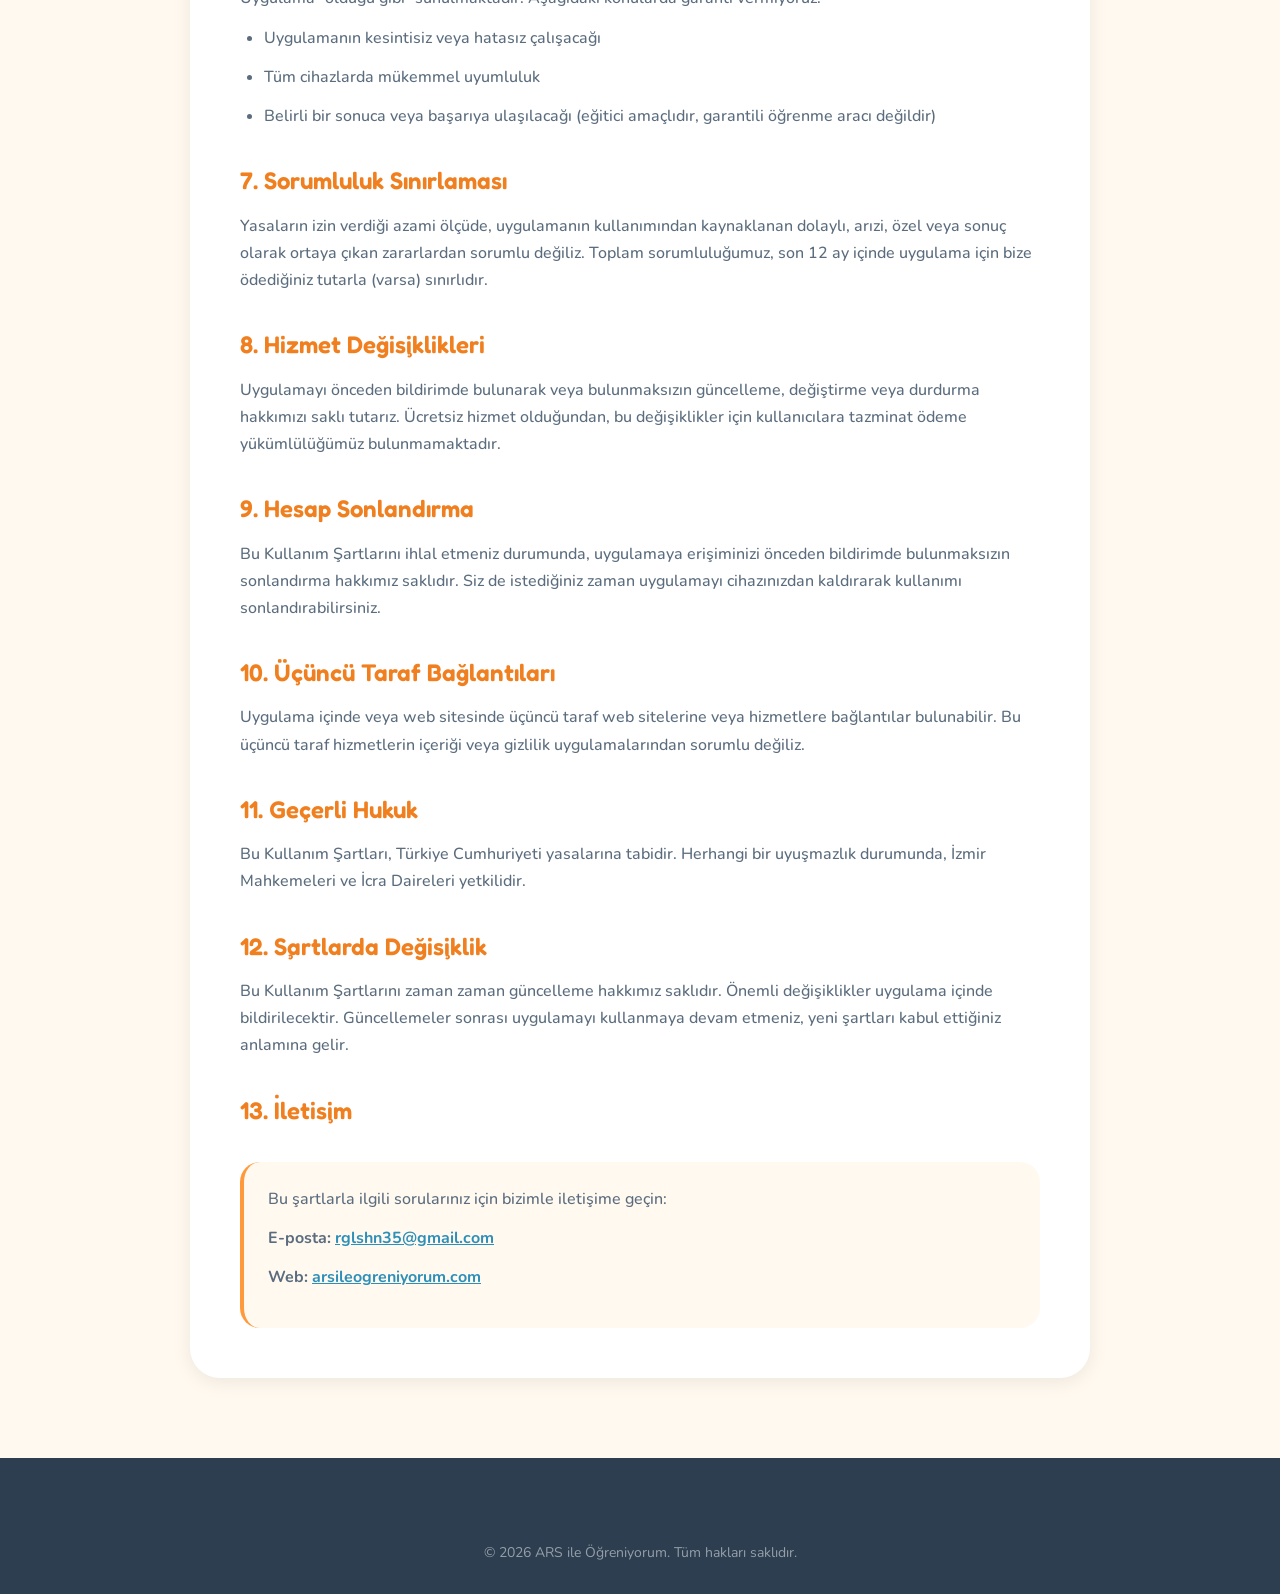
<file: terms.html>
<!DOCTYPE html>
<html lang="tr">
<head>
<meta charset="UTF-8">
<meta name="viewport" content="width=device-width, initial-scale=1.0">
<title>Kullanım Şartları - ARS ile Öğreniyorum</title>
<meta name="description" content="ARS ile Öğreniyorum kullanım şartları ve hizmet koşulları.">
<link rel="preconnect" href="https://fonts.googleapis.com">
<link rel="preconnect" href="https://fonts.gstatic.com" crossorigin>
<link href="https://fonts.googleapis.com/css2?family=Fredoka:wght@400;500;600;700&family=Nunito:wght@400;600;700;800&display=swap" rel="stylesheet">
<link rel="stylesheet" href="style.css">
</head>
<body class="legal-page">

<div class="sky-bg">
  <div class="cloud cloud-1"></div>
  <div class="cloud cloud-2"></div>
</div>

<header>
  <nav class="container">
    <a href="index.html" style="text-decoration:none;">
      <div class="logo">
        <span class="logo-icon">A</span>
        <span class="logo-text">ARS ile Öğreniyorum</span>
      </div>
    </a>
  </nav>
</header>

<div class="container">
  <div class="legal-content">
    <a href="index.html" class="back-link">← Ana Sayfaya Dön</a>

    <h1>Kullanım Şartları</h1>
    <p class="last-updated">Son güncelleme: 3 Mayıs 2026</p>

    <p>Bu Kullanım Şartları, <strong>ARS ile Öğreniyorum</strong> uygulamasını ("Uygulama") kullanırken geçerli olan koşulları belirler. Uygulamayı indirerek veya kullanarak bu şartları kabul etmiş sayılırsınız.</p>

    <h2>1. Uygulama Hakkında</h2>
    <p>ARS ile Öğreniyorum, 4-7 yaş grubu çocuklara yönelik tasarlanmış eğitici bir alfabe öğrenme oyunudur. Uygulama 6 farklı dilde (Türkçe, İngilizce, Almanca, Fransızca, İspanyolca, İtalyanca) içerik sunar.</p>

    <h2>2. Kullanım Lisansı</h2>
    <p>Uygulamayı kişisel ve ticari olmayan amaçlarla kullanmak için size sınırlı, devredilemez, münhasır olmayan bir lisans veriyoruz. Bu lisans şu hakları içermez:</p>
    <ul>
      <li>Uygulamayı satma, kiralama veya alt lisans verme</li>
      <li>Uygulamanın kaynak kodunu çözme veya tersine mühendislik yapma</li>
      <li>Uygulamayı değiştirme veya türetilmiş eserler oluşturma</li>
      <li>İçeriği izinsiz kopyalama, dağıtma veya yayınlama</li>
    </ul>

    <h2>3. Ebeveyn Sorumluluğu</h2>
    <p>Uygulama çocuklara yöneliktir. Ebeveynler veya yasal vasiler:</p>
    <ul>
      <li>Çocuklarının uygulamayı kullanımını gözetlemekle yükümlüdür</li>
      <li>Cihazda uygun ebeveyn kontrollerini ayarlamalıdır</li>
      <li>Reklamların açılması durumunda gerekli rehberliği sağlamalıdır</li>
      <li>Uygulama kullanım sürelerini uygun şekilde sınırlamalıdır</li>
    </ul>

    <h2>4. Fikri Mülkiyet Hakları</h2>
    <p>Uygulamadaki tüm içerik (görseller, sesler, karakterler, kod, tasarım) telif hakkı yasalarıyla korunmaktadır ve Recep Gülşahin'e aittir. Yazılı izin olmaksızın hiçbir içerik kopyalanamaz, çoğaltılamaz veya dağıtılamaz.</p>

    <h2>5. Uygulama İçi Reklamlar</h2>
    <p>Uygulama, ücretsiz olarak sunulabilmesi için reklam içerebilir:</p>
    <ul>
      <li>Reklamlar Google AdMob aracılığıyla sunulur</li>
      <li>Sadece çocuk dostu (Designed for Families) reklamlar gösterilir</li>
      <li>Bazı reklamlar ek can/yardım için isteğe bağlıdır</li>
      <li>Reklamlardan elde edilen gelir, uygulamanın geliştirilmesi için kullanılır</li>
    </ul>

    <h2>6. Sorumluluk Reddi</h2>
    <p>Uygulama "olduğu gibi" sunulmaktadır. Aşağıdaki konularda garanti vermiyoruz:</p>
    <ul>
      <li>Uygulamanın kesintisiz veya hatasız çalışacağı</li>
      <li>Tüm cihazlarda mükemmel uyumluluk</li>
      <li>Belirli bir sonuca veya başarıya ulaşılacağı (eğitici amaçlıdır, garantili öğrenme aracı değildir)</li>
    </ul>

    <h2>7. Sorumluluk Sınırlaması</h2>
    <p>Yasaların izin verdiği azami ölçüde, uygulamanın kullanımından kaynaklanan dolaylı, arızi, özel veya sonuç olarak ortaya çıkan zararlardan sorumlu değiliz. Toplam sorumluluğumuz, son 12 ay içinde uygulama için bize ödediğiniz tutarla (varsa) sınırlıdır.</p>

    <h2>8. Hizmet Değişiklikleri</h2>
    <p>Uygulamayı önceden bildirimde bulunarak veya bulunmaksızın güncelleme, değiştirme veya durdurma hakkımızı saklı tutarız. Ücretsiz hizmet olduğundan, bu değişiklikler için kullanıcılara tazminat ödeme yükümlülüğümüz bulunmamaktadır.</p>

    <h2>9. Hesap Sonlandırma</h2>
    <p>Bu Kullanım Şartlarını ihlal etmeniz durumunda, uygulamaya erişiminizi önceden bildirimde bulunmaksızın sonlandırma hakkımız saklıdır. Siz de istediğiniz zaman uygulamayı cihazınızdan kaldırarak kullanımı sonlandırabilirsiniz.</p>

    <h2>10. Üçüncü Taraf Bağlantıları</h2>
    <p>Uygulama içinde veya web sitesinde üçüncü taraf web sitelerine veya hizmetlere bağlantılar bulunabilir. Bu üçüncü taraf hizmetlerin içeriği veya gizlilik uygulamalarından sorumlu değiliz.</p>

    <h2>11. Geçerli Hukuk</h2>
    <p>Bu Kullanım Şartları, Türkiye Cumhuriyeti yasalarına tabidir. Herhangi bir uyuşmazlık durumunda, İzmir Mahkemeleri ve İcra Daireleri yetkilidir.</p>

    <h2>12. Şartlarda Değişiklik</h2>
    <p>Bu Kullanım Şartlarını zaman zaman güncelleme hakkımız saklıdır. Önemli değişiklikler uygulama içinde bildirilecektir. Güncellemeler sonrası uygulamayı kullanmaya devam etmeniz, yeni şartları kabul ettiğiniz anlamına gelir.</p>

    <h2>13. İletişim</h2>
    <div class="contact-box">
      <p>Bu şartlarla ilgili sorularınız için bizimle iletişime geçin:</p>
      <p><strong>E-posta:</strong> <a href="mailto:rglshn35@gmail.com">rglshn35@gmail.com</a></p>
      <p><strong>Web:</strong> <a href="https://arsileogreniyorum.com">arsileogreniyorum.com</a></p>
    </div>
  </div>
</div>

<footer>
  <div class="container">
    <div class="footer-bottom" style="border-top:none;">
      <p>&copy; 2026 ARS ile Öğreniyorum. Tüm hakları saklıdır.</p>
    </div>
  </div>
</footer>

</body>
</html>
</file>
<file: style.css>
/* ===========================
   ARS ile Öğreniyorum - Stil
   =========================== */

* {
  margin: 0;
  padding: 0;
  box-sizing: border-box;
}

:root {
  --sky-blue: #5BC0EB;
  --sky-blue-light: #A8DEEF;
  --sky-blue-dark: #2E8FB8;
  --orange: #FF9A3C;
  --orange-dark: #F07F1F;
  --grass-green: #7CC576;
  --grass-dark: #4A9F47;
  --yellow: #FFD43B;
  --pink: #FF6B9D;
  --purple: #9B59B6;
  --text-dark: #2C3E50;
  --text-medium: #5A6C7D;
  --text-light: #95A5A6;
  --bg-cream: #FFF9F0;
  --white: #FFFFFF;
  --shadow-soft: 0 4px 20px rgba(0,0,0,0.08);
  --shadow-medium: 0 8px 30px rgba(0,0,0,0.12);
  --shadow-pop: 0 6px 0 rgba(0,0,0,0.1);
  --radius-sm: 12px;
  --radius-md: 20px;
  --radius-lg: 30px;
  --radius-xl: 40px;
}

html {
  scroll-behavior: smooth;
}

body {
  font-family: 'Nunito', -apple-system, sans-serif;
  color: var(--text-dark);
  background: var(--bg-cream);
  line-height: 1.6;
  overflow-x: hidden;
}

.container {
  max-width: 1200px;
  margin: 0 auto;
  padding: 0 24px;
}

/* ============ ARKA PLAN ============ */
.sky-bg {
  position: fixed;
  top: 0;
  left: 0;
  width: 100%;
  height: 80vh;
  background: linear-gradient(180deg, var(--sky-blue) 0%, var(--sky-blue-light) 100%);
  z-index: -2;
  overflow: hidden;
}

.cloud {
  position: absolute;
  background: white;
  border-radius: 100px;
  opacity: 0.7;
  animation: float 20s ease-in-out infinite;
}

.cloud::before, .cloud::after {
  content: '';
  position: absolute;
  background: white;
  border-radius: 50%;
}

.cloud-1 {
  width: 100px;
  height: 30px;
  top: 15%;
  left: 10%;
  animation-delay: 0s;
}
.cloud-1::before {
  width: 50px;
  height: 50px;
  top: -25px;
  left: 15px;
}
.cloud-1::after {
  width: 40px;
  height: 40px;
  top: -20px;
  right: 20px;
}

.cloud-2 {
  width: 130px;
  height: 35px;
  top: 25%;
  right: 15%;
  animation-delay: -7s;
}
.cloud-2::before {
  width: 60px;
  height: 60px;
  top: -30px;
  left: 20px;
}
.cloud-2::after {
  width: 45px;
  height: 45px;
  top: -22px;
  right: 25px;
}

.cloud-3 {
  width: 80px;
  height: 25px;
  top: 8%;
  left: 60%;
  animation-delay: -14s;
}
.cloud-3::before {
  width: 40px;
  height: 40px;
  top: -20px;
  left: 10px;
}
.cloud-3::after {
  width: 35px;
  height: 35px;
  top: -18px;
  right: 12px;
}

@keyframes float {
  0%, 100% { transform: translateX(0); }
  50% { transform: translateX(30px); }
}

/* ============ HEADER ============ */
header {
  padding: 24px 0;
  position: relative;
  z-index: 10;
}

nav {
  display: flex;
  justify-content: space-between;
  align-items: center;
}

.logo {
  display: flex;
  align-items: center;
  gap: 12px;
}

.logo-icon {
  width: 44px;
  height: 44px;
  background: var(--orange);
  color: white;
  border-radius: 50%;
  display: flex;
  align-items: center;
  justify-content: center;
  font-family: 'Fredoka', sans-serif;
  font-weight: 700;
  font-size: 24px;
  box-shadow: var(--shadow-pop);
}

.logo-text {
  font-family: 'Fredoka', sans-serif;
  font-weight: 600;
  font-size: 20px;
  color: white;
  text-shadow: 0 2px 4px rgba(0,0,0,0.15);
}

.nav-links {
  display: flex;
  gap: 32px;
}

.nav-links a {
  color: white;
  text-decoration: none;
  font-weight: 700;
  font-size: 16px;
  transition: opacity 0.2s;
  text-shadow: 0 1px 3px rgba(0,0,0,0.15);
}

.nav-links a:hover {
  opacity: 0.8;
}

/* ============ HERO ============ */
.hero {
  display: grid;
  grid-template-columns: 1fr 1fr;
  gap: 60px;
  align-items: center;
  padding: 60px 24px 100px;
  position: relative;
  z-index: 5;
}

.badge {
  display: inline-block;
  background: var(--yellow);
  color: var(--text-dark);
  padding: 8px 18px;
  border-radius: 100px;
  font-weight: 700;
  font-size: 14px;
  margin-bottom: 20px;
  box-shadow: var(--shadow-pop);
}

.hero h1 {
  font-family: 'Fredoka', sans-serif;
  font-weight: 700;
  font-size: clamp(36px, 5vw, 56px);
  line-height: 1.1;
  color: white;
  margin-bottom: 20px;
  text-shadow: 0 3px 6px rgba(0,0,0,0.2);
}

.highlight {
  color: var(--yellow);
  position: relative;
  display: inline-block;
}

.highlight::after {
  content: '';
  position: absolute;
  bottom: 0;
  left: 0;
  width: 100%;
  height: 6px;
  background: var(--yellow);
  border-radius: 10px;
  opacity: 0.3;
}

.hero-text {
  color: white;
  font-size: 18px;
  margin-bottom: 32px;
  font-weight: 600;
  text-shadow: 0 2px 4px rgba(0,0,0,0.15);
  max-width: 500px;
}

.hero-buttons {
  display: flex;
  gap: 16px;
  margin-bottom: 32px;
  flex-wrap: wrap;
}

.btn {
  display: inline-block;
  padding: 16px 32px;
  border-radius: 100px;
  text-decoration: none;
  font-weight: 700;
  font-size: 16px;
  transition: transform 0.2s, box-shadow 0.2s;
  border: none;
  cursor: pointer;
}

.btn-primary {
  background: var(--orange);
  color: white;
  box-shadow: var(--shadow-pop);
}

.btn-primary:hover {
  transform: translateY(-2px);
  box-shadow: 0 10px 0 rgba(0,0,0,0.1);
}

.btn-secondary {
  background: white;
  color: var(--sky-blue-dark);
  box-shadow: var(--shadow-pop);
}

.btn-secondary:hover {
  transform: translateY(-2px);
}

.hero-features {
  display: flex;
  gap: 24px;
  flex-wrap: wrap;
}

.feature-mini {
  display: flex;
  align-items: center;
  gap: 8px;
  background: rgba(255,255,255,0.25);
  backdrop-filter: blur(10px);
  padding: 10px 18px;
  border-radius: 100px;
  color: white;
  font-weight: 700;
  font-size: 14px;
}

.feature-icon {
  font-size: 20px;
}

/* ============ HERO VISUAL ============ */
.hero-visual {
  position: relative;
  height: 400px;
}

.letter-bubble {
  position: absolute;
  width: 80px;
  height: 80px;
  background: white;
  border-radius: 50%;
  display: flex;
  align-items: center;
  justify-content: center;
  font-family: 'Fredoka', sans-serif;
  font-weight: 700;
  font-size: 40px;
  box-shadow: var(--shadow-medium);
  animation: bounce 3s ease-in-out infinite;
}

.bubble-1 {
  background: var(--orange);
  color: white;
  top: 0;
  left: 20%;
  animation-delay: 0s;
}
.bubble-2 {
  background: var(--yellow);
  color: var(--text-dark);
  top: 30%;
  right: 10%;
  animation-delay: -0.5s;
  width: 90px;
  height: 90px;
  font-size: 44px;
}
.bubble-3 {
  background: var(--pink);
  color: white;
  bottom: 30%;
  left: 5%;
  animation-delay: -1s;
}
.bubble-4 {
  background: var(--purple);
  color: white;
  bottom: 10%;
  right: 25%;
  animation-delay: -1.5s;
  width: 70px;
  height: 70px;
  font-size: 36px;
}
.bubble-5 {
  background: var(--grass-green);
  color: white;
  top: 50%;
  left: 45%;
  animation-delay: -2s;
  width: 60px;
  height: 60px;
  font-size: 32px;
}

@keyframes bounce {
  0%, 100% { transform: translateY(0) rotate(-5deg); }
  50% { transform: translateY(-15px) rotate(5deg); }
}

.hero-character {
  position: absolute;
  bottom: 0;
  left: 50%;
  transform: translateX(-50%);
  font-size: 120px;
  animation: wiggle 4s ease-in-out infinite;
}

@keyframes wiggle {
  0%, 100% { transform: translateX(-50%) rotate(-3deg); }
  50% { transform: translateX(-50%) rotate(3deg); }
}

/* ============ ÇİMEN AYIRICI ============ */
.grass-divider {
  height: 80px;
  background: var(--grass-green);
  position: relative;
  margin-top: -1px;
}

.grass-divider::before {
  content: '';
  position: absolute;
  top: -30px;
  left: 0;
  right: 0;
  height: 40px;
  background: var(--grass-green);
  -webkit-mask-image: url("data:image/svg+xml,%3Csvg xmlns='http://www.w3.org/2000/svg' viewBox='0 0 100 20' preserveAspectRatio='none'%3E%3Cpath d='M0,20 Q5,5 10,10 T20,8 T30,12 T40,6 T50,10 T60,8 T70,12 T80,6 T90,10 T100,8 L100,20 Z' fill='black'/%3E%3C/svg%3E");
  mask-image: url("data:image/svg+xml,%3Csvg xmlns='http://www.w3.org/2000/svg' viewBox='0 0 100 20' preserveAspectRatio='none'%3E%3Cpath d='M0,20 Q5,5 10,10 T20,8 T30,12 T40,6 T50,10 T60,8 T70,12 T80,6 T90,10 T100,8 L100,20 Z' fill='black'/%3E%3C/svg%3E");
  -webkit-mask-size: 100px 100%;
  mask-size: 100px 100%;
  -webkit-mask-repeat: repeat-x;
  mask-repeat: repeat-x;
}

/* ============ HAKKİNDA ============ */
.about {
  padding: 100px 0;
  background: var(--bg-cream);
  position: relative;
  z-index: 5;
}

.section-header {
  text-align: center;
  margin-bottom: 60px;
}

.section-label {
  display: inline-block;
  background: var(--orange);
  color: white;
  padding: 6px 16px;
  border-radius: 100px;
  font-weight: 700;
  font-size: 14px;
  margin-bottom: 16px;
  text-transform: uppercase;
  letter-spacing: 1px;
}

.section-header h2 {
  font-family: 'Fredoka', sans-serif;
  font-weight: 700;
  font-size: clamp(32px, 4vw, 44px);
  color: var(--text-dark);
  margin-bottom: 16px;
}

.section-text {
  color: var(--text-medium);
  font-size: 18px;
  max-width: 600px;
  margin: 0 auto;
  font-weight: 600;
}

.features-grid {
  display: grid;
  grid-template-columns: repeat(auto-fit, minmax(280px, 1fr));
  gap: 24px;
}

.feature-card {
  background: white;
  padding: 32px;
  border-radius: var(--radius-md);
  box-shadow: var(--shadow-soft);
  transition: transform 0.3s, box-shadow 0.3s;
  border: 3px solid transparent;
}

.feature-card:hover {
  transform: translateY(-8px);
  box-shadow: var(--shadow-medium);
  border-color: var(--orange);
}

.feature-emoji {
  font-size: 56px;
  margin-bottom: 16px;
}

.feature-card h3 {
  font-family: 'Fredoka', sans-serif;
  font-weight: 600;
  font-size: 22px;
  color: var(--text-dark);
  margin-bottom: 12px;
}

.feature-card p {
  color: var(--text-medium);
  font-size: 16px;
  font-weight: 600;
}

/* ============ DİLLER ============ */
.languages {
  padding: 100px 0;
  background: white;
}

.languages-grid {
  display: grid;
  grid-template-columns: repeat(auto-fit, minmax(200px, 1fr));
  gap: 20px;
}

.language-card {
  background: var(--bg-cream);
  padding: 28px 20px;
  border-radius: var(--radius-md);
  text-align: center;
  transition: transform 0.3s;
  border: 3px solid transparent;
}

.language-card:hover {
  transform: translateY(-6px) rotate(-2deg);
  border-color: var(--sky-blue);
}

.lang-flag {
  font-size: 64px;
  margin-bottom: 12px;
}

.language-card h3 {
  font-family: 'Fredoka', sans-serif;
  font-weight: 600;
  font-size: 22px;
  color: var(--text-dark);
  margin-bottom: 6px;
}

.language-card p {
  color: var(--text-medium);
  font-size: 14px;
  font-weight: 600;
}

/* ============ CTA ============ */
.cta {
  padding: 80px 0;
  background: linear-gradient(135deg, var(--orange) 0%, var(--pink) 100%);
}

.cta-box {
  text-align: center;
  color: white;
  max-width: 700px;
  margin: 0 auto;
}

.cta-box h2 {
  font-family: 'Fredoka', sans-serif;
  font-weight: 700;
  font-size: clamp(36px, 5vw, 48px);
  margin-bottom: 20px;
  text-shadow: 0 3px 6px rgba(0,0,0,0.15);
}

.cta-box p {
  font-size: 18px;
  margin-bottom: 36px;
  font-weight: 600;
  opacity: 0.95;
}

.cta-status {
  display: flex;
  flex-direction: column;
  gap: 14px;
  max-width: 400px;
  margin: 0 auto;
  text-align: left;
}

.status-item {
  display: flex;
  align-items: center;
  gap: 12px;
  background: rgba(255,255,255,0.25);
  padding: 14px 20px;
  border-radius: 100px;
  font-weight: 700;
  backdrop-filter: blur(10px);
}

.status-dot {
  width: 14px;
  height: 14px;
  border-radius: 50%;
  background: var(--grass-green);
  flex-shrink: 0;
}

.status-dot.active {
  background: var(--yellow);
  animation: pulse 1.5s ease-in-out infinite;
}

.status-dot.pending {
  background: rgba(255,255,255,0.4);
}

@keyframes pulse {
  0%, 100% { opacity: 1; }
  50% { opacity: 0.5; }
}

/* ============ FOOTER ============ */
footer {
  background: var(--text-dark);
  color: white;
  padding: 60px 0 30px;
}

.footer-grid {
  display: grid;
  grid-template-columns: 2fr 1fr 1fr;
  gap: 40px;
  margin-bottom: 40px;
}

.footer-brand .logo-text {
  color: white;
}

.footer-brand p {
  margin-top: 16px;
  color: rgba(255,255,255,0.7);
  font-weight: 600;
  max-width: 300px;
}

.footer-links h4 {
  font-family: 'Fredoka', sans-serif;
  font-weight: 600;
  font-size: 18px;
  margin-bottom: 16px;
  color: var(--yellow);
}

.footer-links a {
  display: block;
  color: rgba(255,255,255,0.7);
  text-decoration: none;
  margin-bottom: 10px;
  font-weight: 600;
  transition: color 0.2s;
}

.footer-links a:hover {
  color: white;
}

.footer-bottom {
  border-top: 1px solid rgba(255,255,255,0.1);
  padding-top: 24px;
  text-align: center;
  color: rgba(255,255,255,0.5);
  font-size: 14px;
}

/* ============ MOBİL ============ */
@media (max-width: 900px) {
  .hero {
    grid-template-columns: 1fr;
    text-align: center;
    padding: 40px 24px 80px;
  }

  .hero-text {
    margin-left: auto;
    margin-right: auto;
  }

  .hero-buttons {
    justify-content: center;
  }

  .hero-features {
    justify-content: center;
  }

  .hero-visual {
    height: 300px;
    order: -1;
  }

  .hero-character {
    font-size: 80px;
  }

  .nav-links {
    display: none;
  }

  .footer-grid {
    grid-template-columns: 1fr;
    text-align: center;
    gap: 30px;
  }

  .footer-brand p {
    margin-left: auto;
    margin-right: auto;
  }
}

@media (max-width: 600px) {
  .container {
    padding: 0 16px;
  }

  .hero h1 {
    font-size: 36px;
  }

  .hero-text {
    font-size: 16px;
  }

  .btn {
    padding: 14px 28px;
    font-size: 15px;
  }

  .feature-card {
    padding: 24px;
  }
}

/* Gizlilik & Şartlar sayfaları */
.legal-page {
  background: var(--bg-cream);
  min-height: 100vh;
}

.legal-page .sky-bg {
  height: 200px;
}

.legal-content {
  background: white;
  border-radius: var(--radius-lg);
  padding: 50px;
  margin: 40px auto 80px;
  max-width: 900px;
  box-shadow: var(--shadow-soft);
  position: relative;
  z-index: 5;
}

.legal-content h1 {
  font-family: 'Fredoka', sans-serif;
  font-weight: 700;
  font-size: 36px;
  color: var(--text-dark);
  margin-bottom: 8px;
}

.legal-content .last-updated {
  color: var(--text-light);
  font-size: 14px;
  margin-bottom: 32px;
  font-weight: 600;
}

.legal-content h2 {
  font-family: 'Fredoka', sans-serif;
  font-weight: 600;
  font-size: 24px;
  color: var(--orange-dark);
  margin: 32px 0 12px;
}

.legal-content h3 {
  font-family: 'Fredoka', sans-serif;
  font-weight: 600;
  font-size: 18px;
  color: var(--text-dark);
  margin: 20px 0 8px;
}

.legal-content p, .legal-content li {
  color: var(--text-medium);
  font-size: 16px;
  line-height: 1.7;
  margin-bottom: 12px;
  font-weight: 500;
}

.legal-content ul {
  padding-left: 24px;
  margin-bottom: 16px;
}

.legal-content a {
  color: var(--sky-blue-dark);
  font-weight: 700;
}

.legal-content .back-link {
  display: inline-block;
  margin-bottom: 20px;
  color: var(--orange-dark);
  text-decoration: none;
  font-weight: 700;
}

.legal-content .back-link:hover {
  text-decoration: underline;
}

.legal-content .contact-box {
  background: var(--bg-cream);
  padding: 24px;
  border-radius: var(--radius-md);
  margin-top: 32px;
  border-left: 4px solid var(--orange);
}

@media (max-width: 600px) {
  .legal-content {
    padding: 30px 20px;
    margin: 20px 16px 60px;
  }

  .legal-content h1 {
    font-size: 28px;
  }
}
</file>
